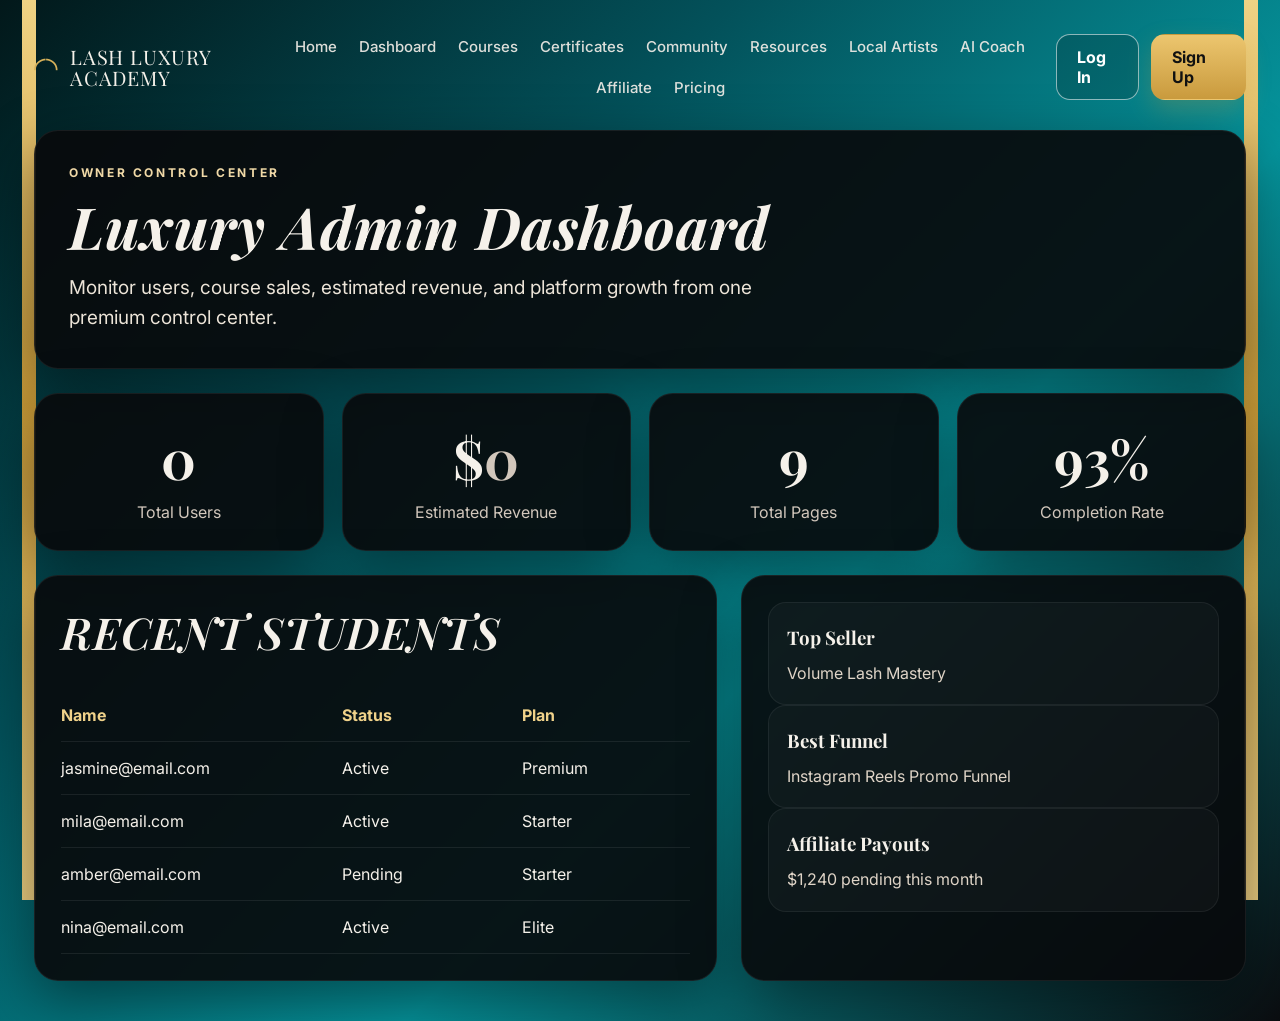
<file: admin.html>
<!DOCTYPE html>
<html lang="en">
<head>
  <meta charset="UTF-8" />
  <meta name="viewport" content="width=device-width, initial-scale=1.0" />
  <title>Admin Dashboard • Lash Luxury Academy</title>
  <link rel="preconnect" href="https://fonts.googleapis.com">
  <link rel="preconnect" href="https://fonts.gstatic.com" crossorigin>
  <link href="https://fonts.googleapis.com/css2?family=Playfair+Display:wght@600;700;800&family=Inter:wght@400;500;600;700&display=swap" rel="stylesheet">
  <link rel="stylesheet" href="assets/style.css" />
</head>
<body onload="loadAdmin()">
  <div class="site-shell">
    <div id="global-nav"></div>

    <section class="page-hero luxury-panel compact-hero">
      <div>
        <p class="eyebrow">OWNER CONTROL CENTER</p>
        <h1 class="page-title">Luxury Admin Dashboard</h1>
        <p class="page-sub">
          Monitor users, course sales, estimated revenue, and platform growth from one premium control center.
        </p>
      </div>
    </section>

    <section class="admin-stats-grid">
      <div class="stat-box luxury-panel">
        <strong id="users">0</strong>
        <span>Total Users</span>
      </div>
      <div class="stat-box luxury-panel">
        <strong>$<span id="revenue">0</span></strong>
        <span>Estimated Revenue</span>
      </div>
      <div class="stat-box luxury-panel">
        <strong>9</strong>
        <span>Total Pages</span>
      </div>
      <div class="stat-box luxury-panel">
        <strong>93%</strong>
        <span>Completion Rate</span>
      </div>
    </section>

    <section class="admin-grid">
      <div class="luxury-panel admin-table-card">
        <div class="section-head">
          <h2>RECENT STUDENTS</h2>
        </div>
        <div class="luxury-table">
          <div class="table-row table-head">
            <span>Name</span>
            <span>Status</span>
            <span>Plan</span>
          </div>
          <div class="table-row">
            <span>jasmine@email.com</span>
            <span>Active</span>
            <span>Premium</span>
          </div>
          <div class="table-row">
            <span>mila@email.com</span>
            <span>Active</span>
            <span>Starter</span>
          </div>
          <div class="table-row">
            <span>amber@email.com</span>
            <span>Pending</span>
            <span>Starter</span>
          </div>
          <div class="table-row">
            <span>nina@email.com</span>
            <span>Active</span>
            <span>Elite</span>
          </div>
        </div>
      </div>

      <div class="luxury-panel admin-side-stack">
        <div class="side-metric">
          <h3>Top Seller</h3>
          <p>Volume Lash Mastery</p>
        </div>
        <div class="side-metric">
          <h3>Best Funnel</h3>
          <p>Instagram Reels Promo Funnel</p>
        </div>
        <div class="side-metric">
          <h3>Affiliate Payouts</h3>
          <p>$1,240 pending this month</p>
        </div>
      </div>
    </section>
  </div>

  <script src="assets/config.js"></script>
  <script src="assets/common.js"></script>
  <script src="assets/api.js"></script>
  <script>
    async function loadAdmin(){
      try{
        const res = await api("admin");
        document.getElementById("users").textContent = res.users ?? 0;
        document.getElementById("revenue").textContent = res.revenue ?? 0;
      }catch(e){
        document.getElementById("users").textContent = "0";
        document.getElementById("revenue").textContent = "0";
      }
    }
  </script>
</body>
</html>
</file>
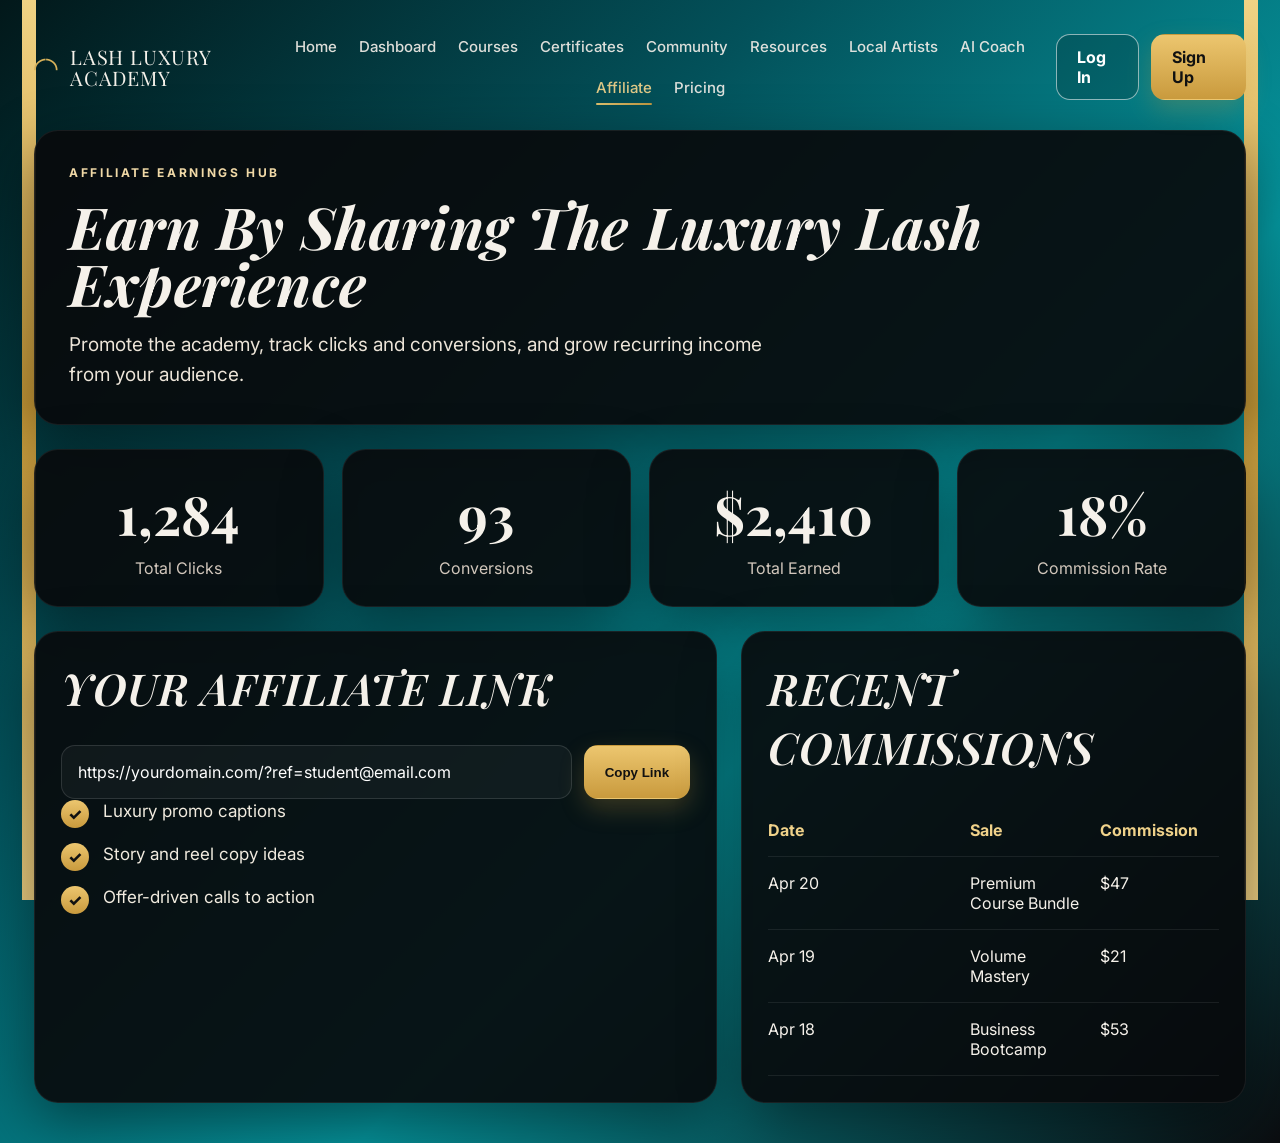
<file: affiliate.html>
<!DOCTYPE html>
<html lang="en">
<head>
  <meta charset="UTF-8" />
  <meta name="viewport" content="width=device-width, initial-scale=1.0" />
  <title>Affiliate Center • Lash Luxury Academy</title>
  <link rel="preconnect" href="https://fonts.googleapis.com">
  <link rel="preconnect" href="https://fonts.gstatic.com" crossorigin>
  <link href="https://fonts.googleapis.com/css2?family=Playfair+Display:wght@600;700;800&family=Inter:wght@400;500;600;700&display=swap" rel="stylesheet">
  <link rel="stylesheet" href="assets/style.css" />
</head>
<body>
  <div class="site-shell">
    <div id="global-nav"></div>

    <section class="page-hero luxury-panel compact-hero">
      <div>
        <p class="eyebrow">AFFILIATE EARNINGS HUB</p>
        <h1 class="page-title">Earn By Sharing The Luxury Lash Experience</h1>
        <p class="page-sub">
          Promote the academy, track clicks and conversions, and grow recurring income from your audience.
        </p>
      </div>
    </section>

    <section class="admin-stats-grid">
      <div class="stat-box luxury-panel">
        <strong>1,284</strong>
        <span>Total Clicks</span>
      </div>
      <div class="stat-box luxury-panel">
        <strong>93</strong>
        <span>Conversions</span>
      </div>
      <div class="stat-box luxury-panel">
        <strong>$2,410</strong>
        <span>Total Earned</span>
      </div>
      <div class="stat-box luxury-panel">
        <strong>18%</strong>
        <span>Commission Rate</span>
      </div>
    </section>

    <section class="admin-grid">
      <div class="luxury-panel admin-table-card">
        <div class="section-head">
          <h2>YOUR AFFILIATE LINK</h2>
        </div>
        <div class="affiliate-link-box">
          <input id="refLink" value="https://yourdomain.com/?ref=student@email.com" readonly>
          <button class="btn btn-gold" type="button" onclick="copyAffiliate()">Copy Link</button>
        </div>
        <div class="affiliate-assets">
          <div class="mini-feature"><span>✓</span><p>Luxury promo captions</p></div>
          <div class="mini-feature"><span>✓</span><p>Story and reel copy ideas</p></div>
          <div class="mini-feature"><span>✓</span><p>Offer-driven calls to action</p></div>
        </div>
      </div>

      <div class="luxury-panel admin-table-card">
        <div class="section-head">
          <h2>RECENT COMMISSIONS</h2>
        </div>
        <div class="luxury-table">
          <div class="table-row table-head">
            <span>Date</span>
            <span>Sale</span>
            <span>Commission</span>
          </div>
          <div class="table-row">
            <span>Apr 20</span>
            <span>Premium Course Bundle</span>
            <span>$47</span>
          </div>
          <div class="table-row">
            <span>Apr 19</span>
            <span>Volume Mastery</span>
            <span>$21</span>
          </div>
          <div class="table-row">
            <span>Apr 18</span>
            <span>Business Bootcamp</span>
            <span>$53</span>
          </div>
        </div>
      </div>
    </section>
  </div>

  <script src="assets/config.js"></script>
  <script src="assets/common.js"></script>
  <script>
    function copyAffiliate(){
      const input = document.getElementById("refLink");
      input.select();
      input.setSelectionRange(0, 99999);
      document.execCommand("copy");
    }
  </script>
</body>
</html>
</file>
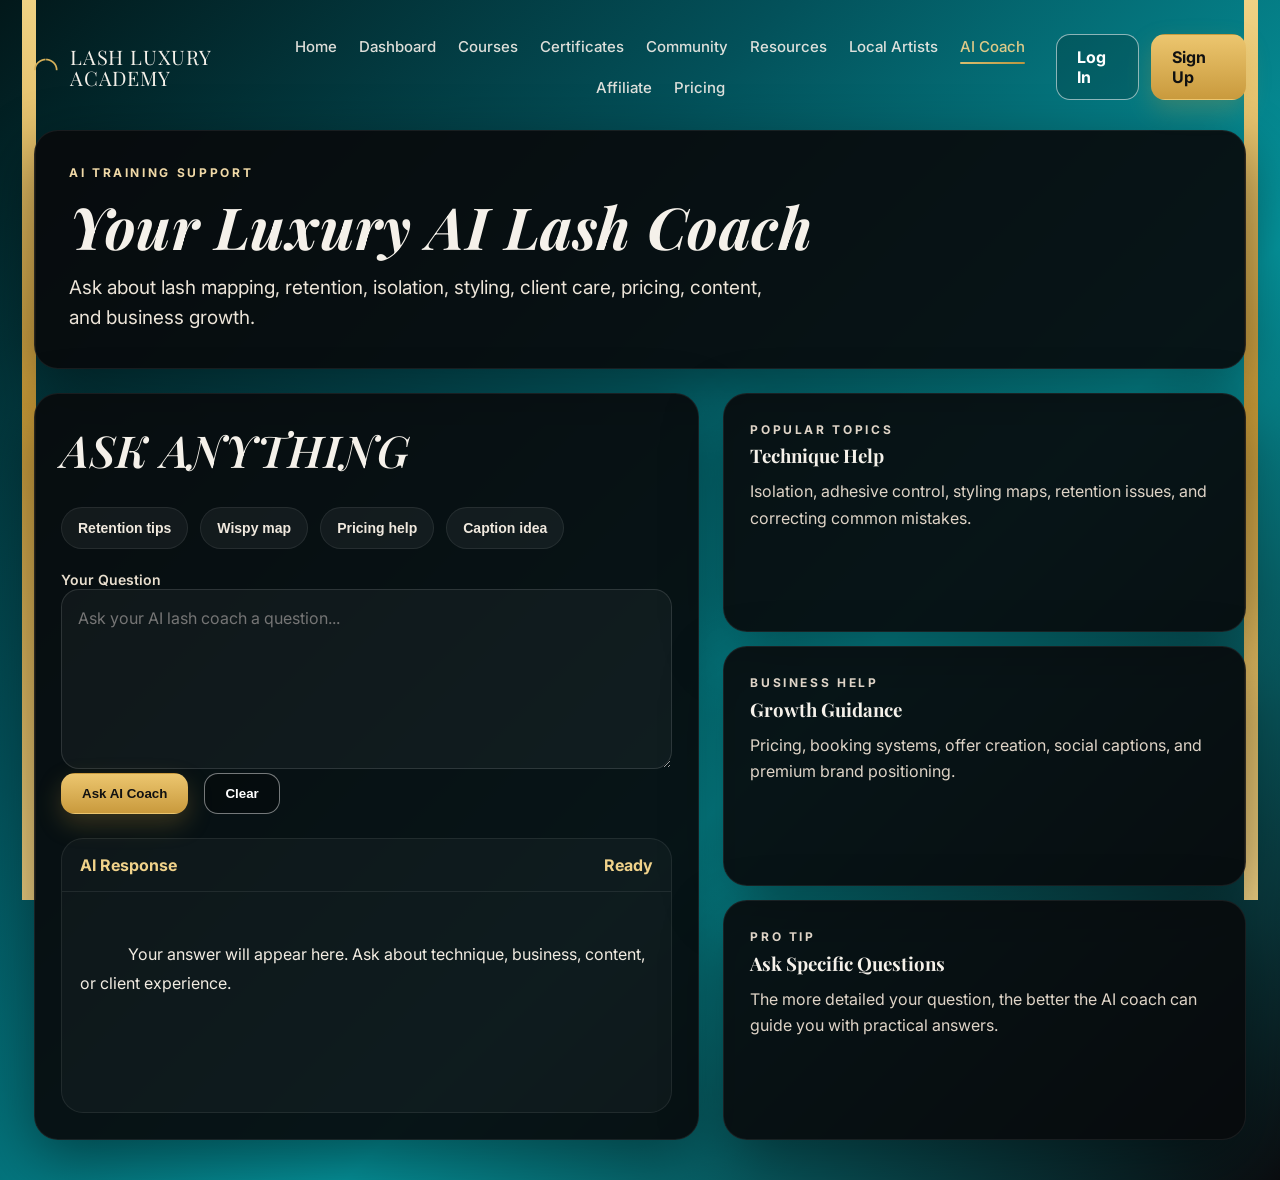
<file: ai-assistant.html>
<!DOCTYPE html>
<html lang="en">
<head>
  <meta charset="UTF-8" />
  <meta name="viewport" content="width=device-width, initial-scale=1.0" />
  <title>AI Lash Coach • Lash Luxury Academy</title>
  <link rel="preconnect" href="https://fonts.googleapis.com">
  <link rel="preconnect" href="https://fonts.gstatic.com" crossorigin>
  <link href="https://fonts.googleapis.com/css2?family=Playfair+Display:wght@600;700;800&family=Inter:wght@400;500;600;700&display=swap" rel="stylesheet">
  <link rel="stylesheet" href="assets/style.css" />
</head>
<body>
  <div class="site-shell">
    <div id="global-nav"></div>

    <section class="page-hero luxury-panel compact-hero">
      <div>
        <p class="eyebrow">AI TRAINING SUPPORT</p>
        <h1 class="page-title">Your Luxury AI Lash Coach</h1>
        <p class="page-sub">
          Ask about lash mapping, retention, isolation, styling, client care, pricing, content, and business growth.
        </p>
      </div>
    </section>

    <section class="ai-grid">
      <div class="luxury-panel ai-main-panel">
        <div class="section-head">
          <h2>ASK ANYTHING</h2>
        </div>

        <div class="ai-suggestion-row">
          <button class="chip-btn" onclick="setPrompt('How do I improve lash retention for oily clients?')">Retention tips</button>
          <button class="chip-btn" onclick="setPrompt('Give me a wispy lash map for almond eyes.')">Wispy map</button>
          <button class="chip-btn" onclick="setPrompt('How should I price my full sets and fills?')">Pricing help</button>
          <button class="chip-btn" onclick="setPrompt('Create an Instagram caption for my luxury lash brand.')">Caption idea</button>
        </div>

        <div class="ai-input-wrap">
          <label for="aiInput">Your Question</label>
          <textarea id="aiInput" placeholder="Ask your AI lash coach a question..."></textarea>
          <div class="hero-actions">
            <button class="btn btn-gold" onclick="runAI()">Ask AI Coach</button>
            <button class="btn btn-dark" onclick="clearAI()">Clear</button>
          </div>
        </div>

        <div class="ai-response-wrap">
          <div class="ai-response-head">
            <span>AI Response</span>
            <span id="aiStatus">Ready</span>
          </div>
          <div id="aiOutput" class="ai-output">
            Your answer will appear here. Ask about technique, business, content, or client experience.
          </div>
        </div>
      </div>

      <aside class="ai-side-stack">
        <div class="luxury-panel side-panel-block">
          <p class="eyebrow">POPULAR TOPICS</p>
          <h3>Technique Help</h3>
          <p>Isolation, adhesive control, styling maps, retention issues, and correcting common mistakes.</p>
        </div>

        <div class="luxury-panel side-panel-block">
          <p class="eyebrow">BUSINESS HELP</p>
          <h3>Growth Guidance</h3>
          <p>Pricing, booking systems, offer creation, social captions, and premium brand positioning.</p>
        </div>

        <div class="luxury-panel side-panel-block">
          <p class="eyebrow">PRO TIP</p>
          <h3>Ask Specific Questions</h3>
          <p>The more detailed your question, the better the AI coach can guide you with practical answers.</p>
        </div>
      </aside>
    </section>
  </div>

  <script src="assets/config.js"></script>
  <script src="assets/common.js"></script>
  <script src="assets/ai.js"></script>
</body>
</html>
</file>
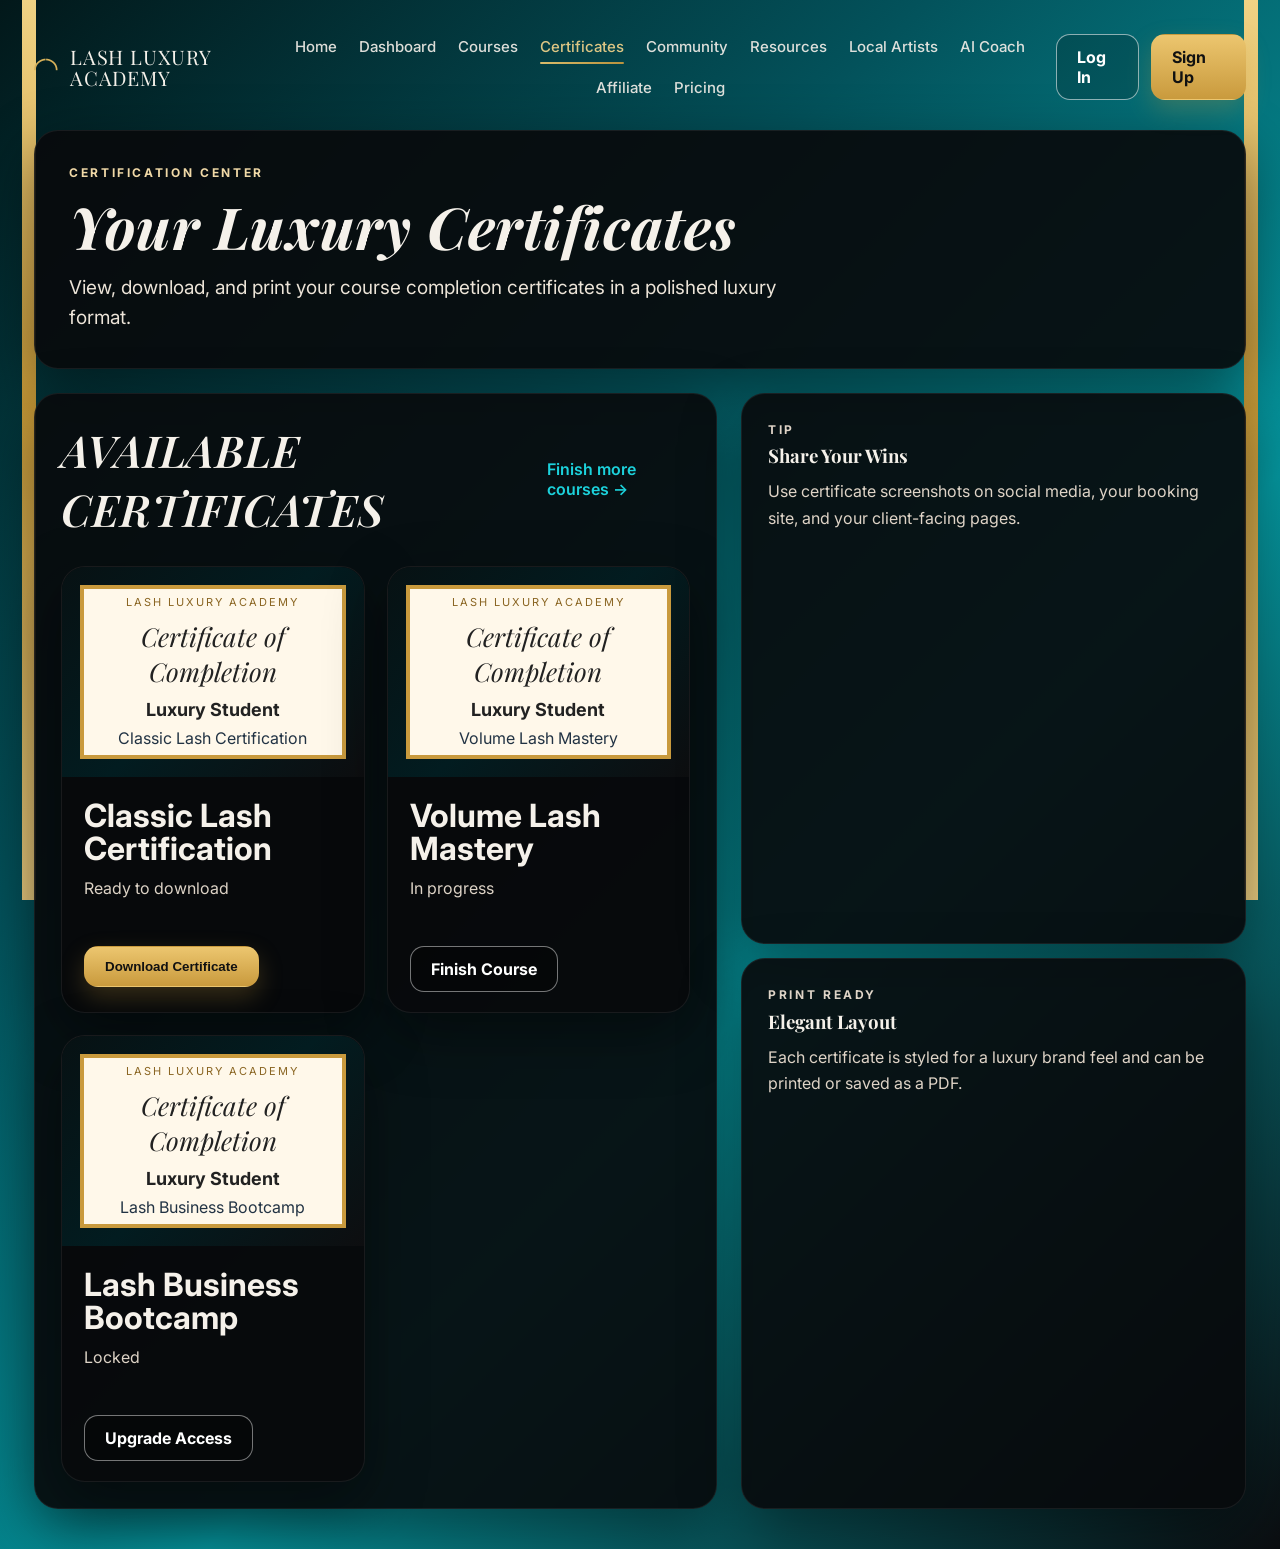
<file: certificates.html>
<!DOCTYPE html>
<html lang="en">
<head>
  <meta charset="UTF-8" />
  <meta name="viewport" content="width=device-width, initial-scale=1.0" />
  <title>Certificates • Lash Luxury Academy</title>
  <link rel="preconnect" href="https://fonts.googleapis.com">
  <link rel="preconnect" href="https://fonts.gstatic.com" crossorigin>
  <link href="https://fonts.googleapis.com/css2?family=Playfair+Display:wght@600;700;800&family=Inter:wght@400;500;600;700&display=swap" rel="stylesheet">
  <link rel="stylesheet" href="assets/style.css" />
</head>
<body onload="loadCertificates()">
  <div class="site-shell">
    <div id="global-nav"></div>

    <section class="page-hero luxury-panel compact-hero">
      <div>
        <p class="eyebrow">CERTIFICATION CENTER</p>
        <h1 class="page-title">Your Luxury Certificates</h1>
        <p class="page-sub">
          View, download, and print your course completion certificates in a polished luxury format.
        </p>
      </div>
    </section>

    <section class="dashboard-grid">
      <div class="luxury-panel dashboard-main-panel">
        <div class="section-head">
          <h2>AVAILABLE CERTIFICATES</h2>
          <a href="courses.html">Finish more courses →</a>
        </div>
        <div id="certificateGrid" class="course-grid course-grid-2"></div>
      </div>

      <aside class="dashboard-side-stack">
        <div class="luxury-panel side-panel-block">
          <p class="eyebrow">TIP</p>
          <h3>Share Your Wins</h3>
          <p>Use certificate screenshots on social media, your booking site, and your client-facing pages.</p>
        </div>
        <div class="luxury-panel side-panel-block">
          <p class="eyebrow">PRINT READY</p>
          <h3>Elegant Layout</h3>
          <p>Each certificate is styled for a luxury brand feel and can be printed or saved as a PDF.</p>
        </div>
      </aside>
    </section>
  </div>

  <script src="assets/config.js"></script>
  <script src="assets/common.js"></script>
  <script src="assets/certificates.js"></script>
</body>
</html>
</file>
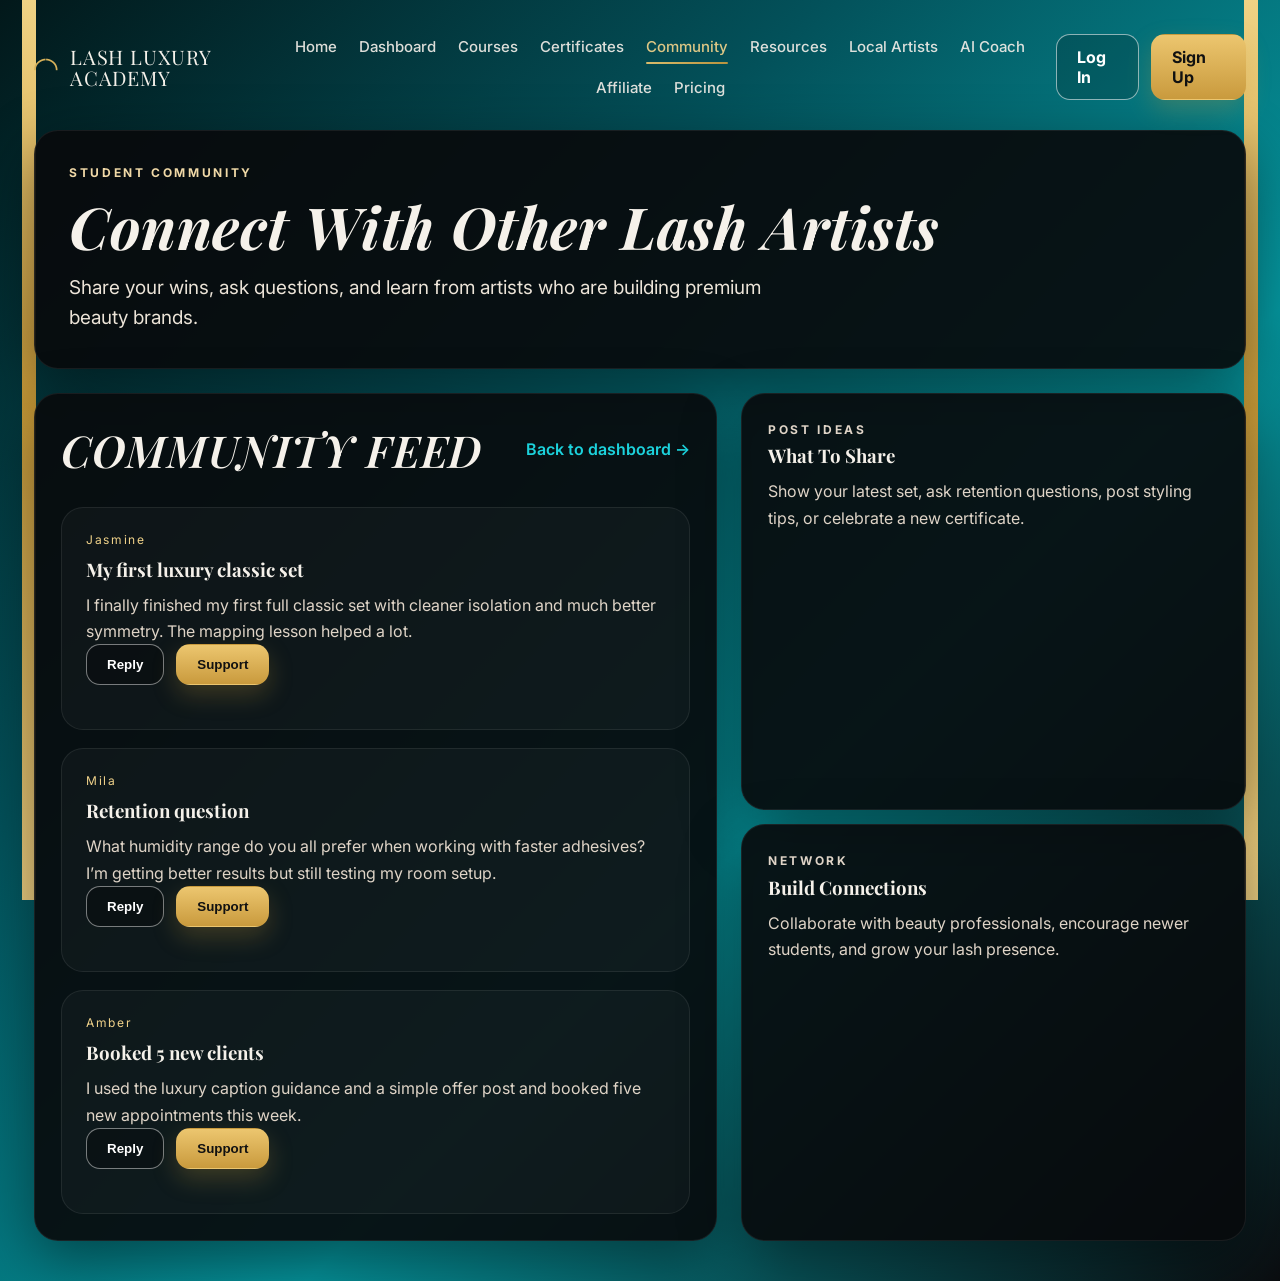
<file: community.html>
<!DOCTYPE html>
<html lang="en">
<head>
  <meta charset="UTF-8" />
  <meta name="viewport" content="width=device-width, initial-scale=1.0" />
  <title>Community • Lash Luxury Academy</title>
  <link rel="preconnect" href="https://fonts.googleapis.com">
  <link rel="preconnect" href="https://fonts.gstatic.com" crossorigin>
  <link href="https://fonts.googleapis.com/css2?family=Playfair+Display:wght@600;700;800&family=Inter:wght@400;500;600;700&display=swap" rel="stylesheet">
  <link rel="stylesheet" href="assets/style.css" />
</head>
<body onload="loadCommunityPosts()">
  <div class="site-shell">
    <div id="global-nav"></div>

    <section class="page-hero luxury-panel compact-hero">
      <div>
        <p class="eyebrow">STUDENT COMMUNITY</p>
        <h1 class="page-title">Connect With Other Lash Artists</h1>
        <p class="page-sub">
          Share your wins, ask questions, and learn from artists who are building premium beauty brands.
        </p>
      </div>
    </section>

    <section class="dashboard-grid">
      <div class="luxury-panel dashboard-main-panel">
        <div class="section-head">
          <h2>COMMUNITY FEED</h2>
          <a href="dashboard.html">Back to dashboard →</a>
        </div>
        <div id="communityFeed" class="feed-list"></div>
      </div>

      <aside class="dashboard-side-stack">
        <div class="luxury-panel side-panel-block">
          <p class="eyebrow">POST IDEAS</p>
          <h3>What To Share</h3>
          <p>Show your latest set, ask retention questions, post styling tips, or celebrate a new certificate.</p>
        </div>
        <div class="luxury-panel side-panel-block">
          <p class="eyebrow">NETWORK</p>
          <h3>Build Connections</h3>
          <p>Collaborate with beauty professionals, encourage newer students, and grow your lash presence.</p>
        </div>
      </aside>
    </section>
  </div>

  <script src="assets/config.js"></script>
  <script src="assets/common.js"></script>
  <script src="assets/community.js"></script>
</body>
</html>
</file>
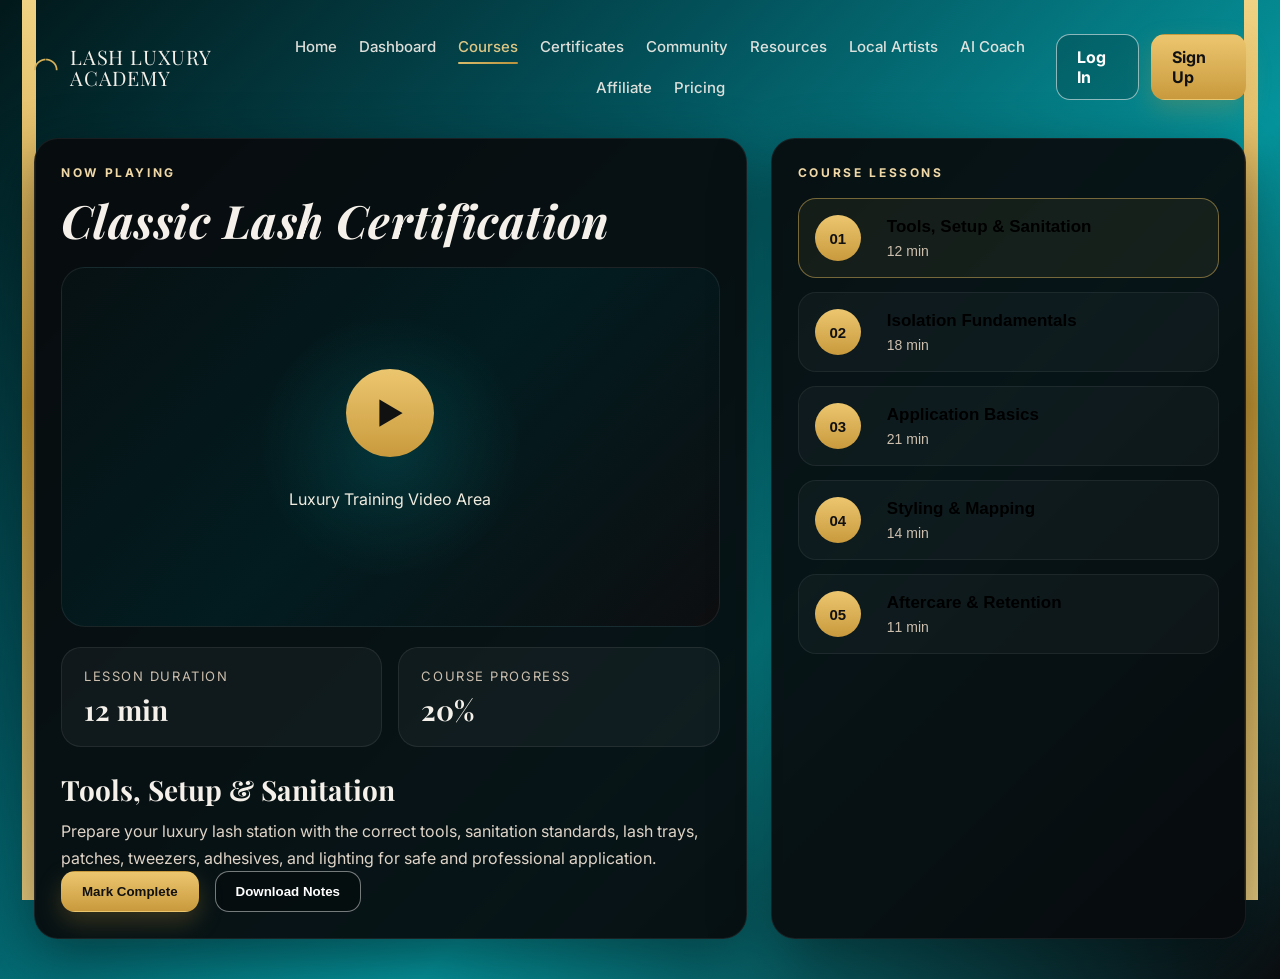
<file: course-player.html>
<!DOCTYPE html>
<html lang="en">
<head>
  <meta charset="UTF-8" />
  <meta name="viewport" content="width=device-width, initial-scale=1.0" />
  <title>Course Player • Lash Luxury Academy</title>
  <link rel="preconnect" href="https://fonts.googleapis.com">
  <link rel="preconnect" href="https://fonts.gstatic.com" crossorigin>
  <link href="https://fonts.googleapis.com/css2?family=Playfair+Display:wght@600;700;800&family=Inter:wght@400;500;600;700&display=swap" rel="stylesheet">
  <link rel="stylesheet" href="assets/style.css" />
</head>
<body onload="renderCoursePlayer()">
  <div class="site-shell">
    <div id="global-nav"></div>

    <section class="player-grid">
      <div class="player-main luxury-panel">
        <p class="eyebrow">NOW PLAYING</p>
        <h1 class="page-title smaller-title" id="playerCourseTitle">Classic Lash Certification</h1>

        <div class="video-shell">
          <div class="video-placeholder">
            <div class="play-badge">▶</div>
            <p>Luxury Training Video Area</p>
          </div>
        </div>

        <div class="player-stats-row">
          <div class="dashboard-mini-card">
            <span>Lesson Duration</span>
            <strong id="lessonDuration">12 min</strong>
          </div>
          <div class="dashboard-mini-card">
            <span>Course Progress</span>
            <strong id="lessonProgress">20%</strong>
          </div>
        </div>

        <div class="player-details">
          <h3 id="lessonTitle">Lesson 1: Tools, Setup & Sanitation</h3>
          <p id="lessonBody">
            Learn workstation setup, sanitation, lash tools, adhesives, patch placement, and premium prep before application.
          </p>
        </div>

        <div class="hero-actions">
          <button class="btn btn-gold" onclick="markLessonComplete()">Mark Complete</button>
          <button class="btn btn-dark" onclick="downloadLessonNotes()">Download Notes</button>
        </div>
      </div>

      <aside class="player-sidebar luxury-panel">
        <p class="eyebrow">COURSE LESSONS</p>
        <div class="lesson-list" id="lessonList"></div>
      </aside>
    </section>
  </div>

  <script src="assets/config.js"></script>
  <script src="assets/common.js"></script>
  <script src="assets/course-data.js"></script>
  <script src="assets/course-player.js"></script>
</body>
</html>
</file>
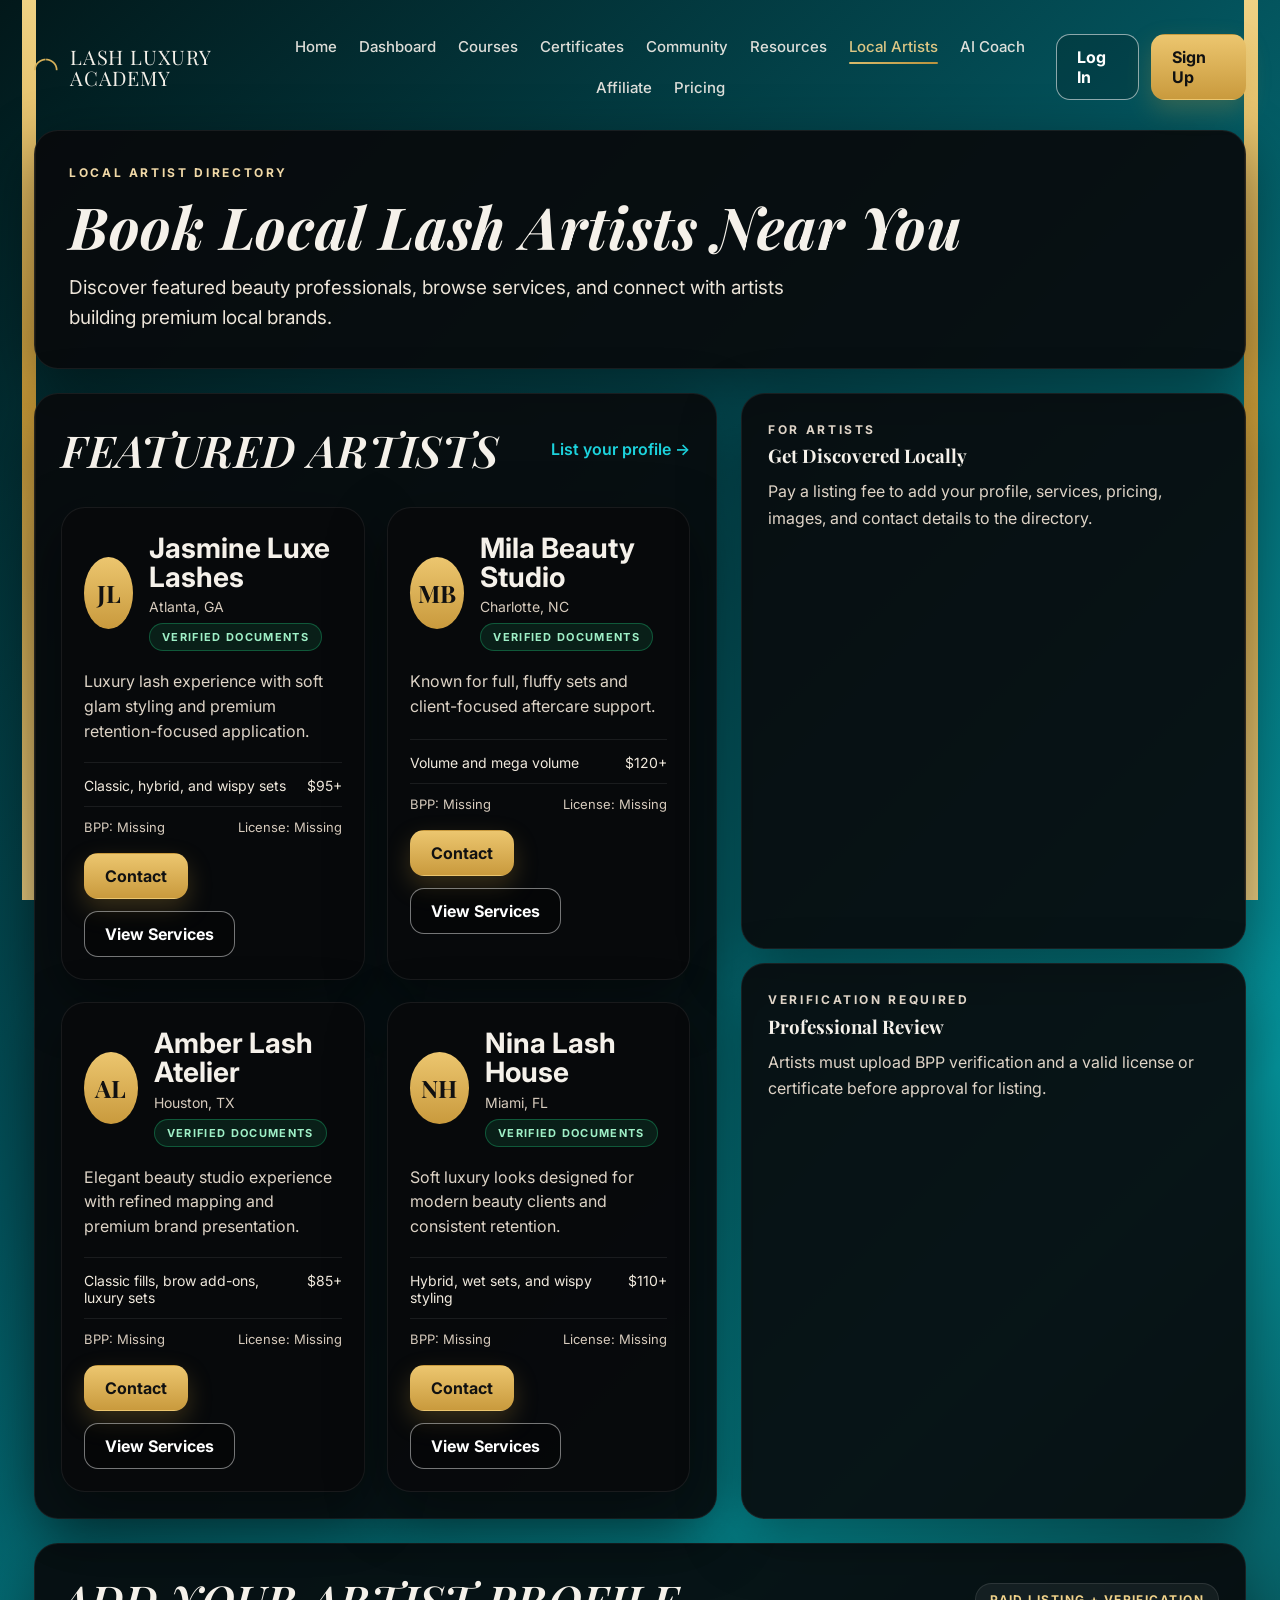
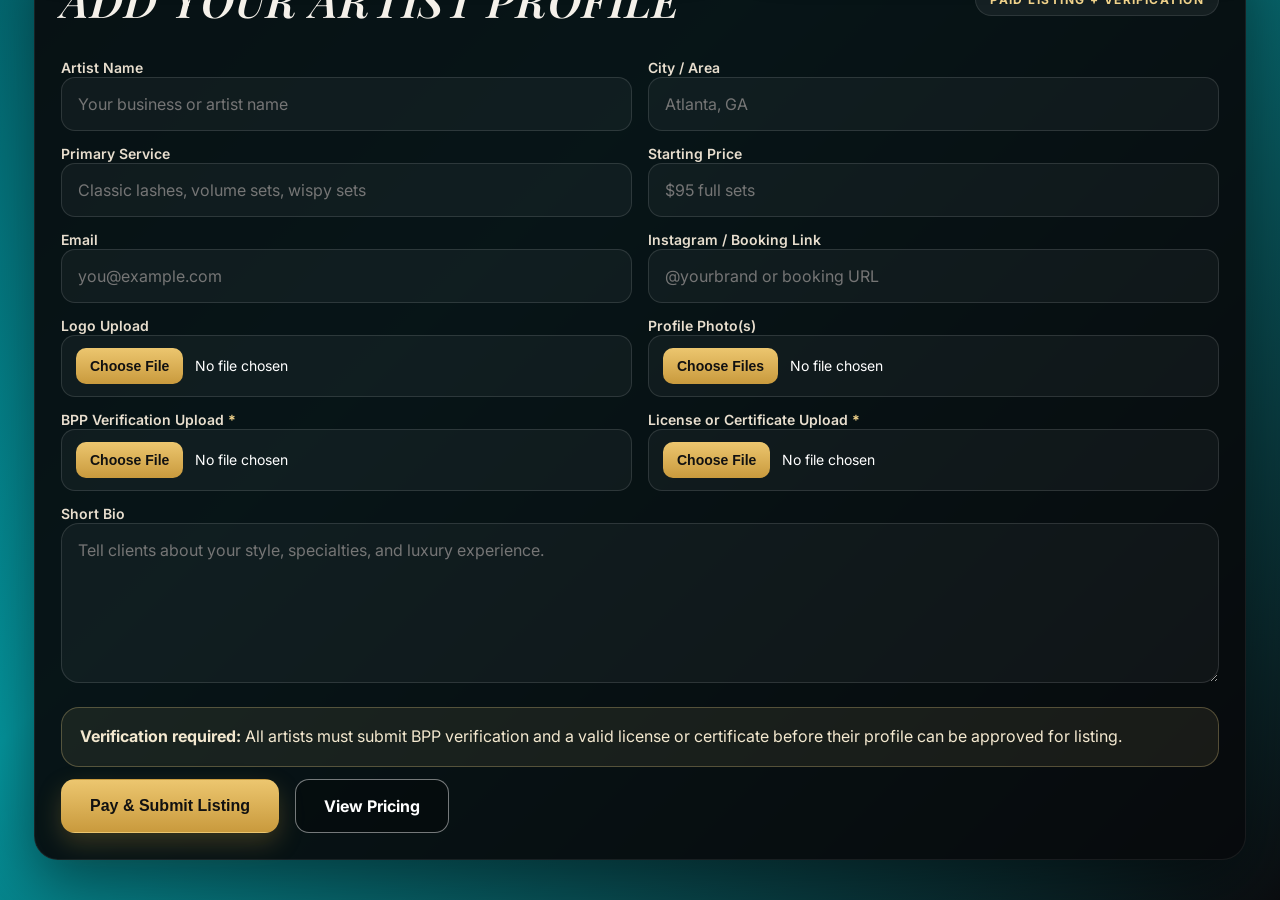
<file: local-artists.html>
<!DOCTYPE html>
<html lang="en">
<head>
  <meta charset="UTF-8" />
  <meta name="viewport" content="width=device-width, initial-scale=1.0" />
  <title>Local Artists • Lash Luxury Academy</title>
  <link rel="preconnect" href="https://fonts.googleapis.com">
  <link rel="preconnect" href="https://fonts.gstatic.com" crossorigin>
  <link href="https://fonts.googleapis.com/css2?family=Playfair+Display:wght@600;700;800&family=Inter:wght@400;500;600;700&display=swap" rel="stylesheet">
  <link rel="stylesheet" href="assets/style.css" />
</head>
<body onload="loadArtistProfiles()">
  <div class="site-shell">
    <div id="global-nav"></div>

    <section class="page-hero luxury-panel compact-hero">
      <div>
        <p class="eyebrow">LOCAL ARTIST DIRECTORY</p>
        <h1 class="page-title">Book Local Lash Artists Near You</h1>
        <p class="page-sub">
          Discover featured beauty professionals, browse services, and connect with artists building premium local brands.
        </p>
      </div>
    </section>

    <section class="dashboard-grid">
      <div class="luxury-panel dashboard-main-panel">
        <div class="section-head">
          <h2>FEATURED ARTISTS</h2>
          <a href="#artist-signup">List your profile →</a>
        </div>
        <div id="artistDirectoryGrid" class="course-grid course-grid-2"></div>
      </div>

      <aside class="dashboard-side-stack">
        <div class="luxury-panel side-panel-block">
          <p class="eyebrow">FOR ARTISTS</p>
          <h3>Get Discovered Locally</h3>
          <p>Pay a listing fee to add your profile, services, pricing, images, and contact details to the directory.</p>
        </div>
        <div class="luxury-panel side-panel-block">
          <p class="eyebrow">VERIFICATION REQUIRED</p>
          <h3>Professional Review</h3>
          <p>Artists must upload BPP verification and a valid license or certificate before approval for listing.</p>
        </div>
      </aside>
    </section>

    <section id="artist-signup" class="luxury-panel signup-panel">
      <div class="section-head">
        <h2>ADD YOUR ARTIST PROFILE</h2>
        <span class="muted-badge">Paid Listing + Verification</span>
      </div>

      <form id="artistListingForm" class="luxury-form artist-form" onsubmit="event.preventDefault(); payArtistListing();">
        <div class="form-two">
          <div>
            <label>Artist Name</label>
            <input id="artistName" type="text" placeholder="Your business or artist name" required>
          </div>
          <div>
            <label>City / Area</label>
            <input id="artistCity" type="text" placeholder="Atlanta, GA" required>
          </div>
        </div>

        <div class="form-two">
          <div>
            <label>Primary Service</label>
            <input id="artistService" type="text" placeholder="Classic lashes, volume sets, wispy sets" required>
          </div>
          <div>
            <label>Starting Price</label>
            <input id="artistPrice" type="text" placeholder="$95 full sets">
          </div>
        </div>

        <div class="form-two">
          <div>
            <label>Email</label>
            <input id="artistEmail" type="email" placeholder="you@example.com" required>
          </div>
          <div>
            <label>Instagram / Booking Link</label>
            <input id="artistInstagram" type="text" placeholder="@yourbrand or booking URL">
          </div>
        </div>

        <div class="form-two">
          <div>
            <label>Logo Upload</label>
            <input id="artistLogo" type="file" accept="image/*">
          </div>
          <div>
            <label>Profile Photo(s)</label>
            <input id="artistPhotos" type="file" accept="image/*" multiple>
          </div>
        </div>

        <div class="form-two">
          <div>
            <label>BPP Verification Upload <span class="required-note">*</span></label>
            <input id="artistBppVerification" type="file" accept=".pdf,image/*" required>
          </div>
          <div>
            <label>License or Certificate Upload <span class="required-note">*</span></label>
            <input id="artistLicense" type="file" accept=".pdf,image/*" required>
          </div>
        </div>

        <div>
          <label>Short Bio</label>
          <textarea id="artistBio" placeholder="Tell clients about your style, specialties, and luxury experience."></textarea>
        </div>

        <div class="verification-banner">
          <strong>Verification required:</strong>
          All artists must submit BPP verification and a valid license or certificate before their profile can be approved for listing.
        </div>

        <div class="hero-actions">
          <button class="btn btn-gold btn-lg" type="submit">Pay & Submit Listing</button>
          <a class="btn btn-dark btn-lg" href="pricing.html">View Pricing</a>
        </div>
      </form>
    </section>
  </div>

  <script src="assets/config.js"></script>
  <script src="assets/common.js"></script>
  <script src="assets/local-artists.js"></script>
  <script src="assets/stripe.js"></script>
</body>
</html>
</file>
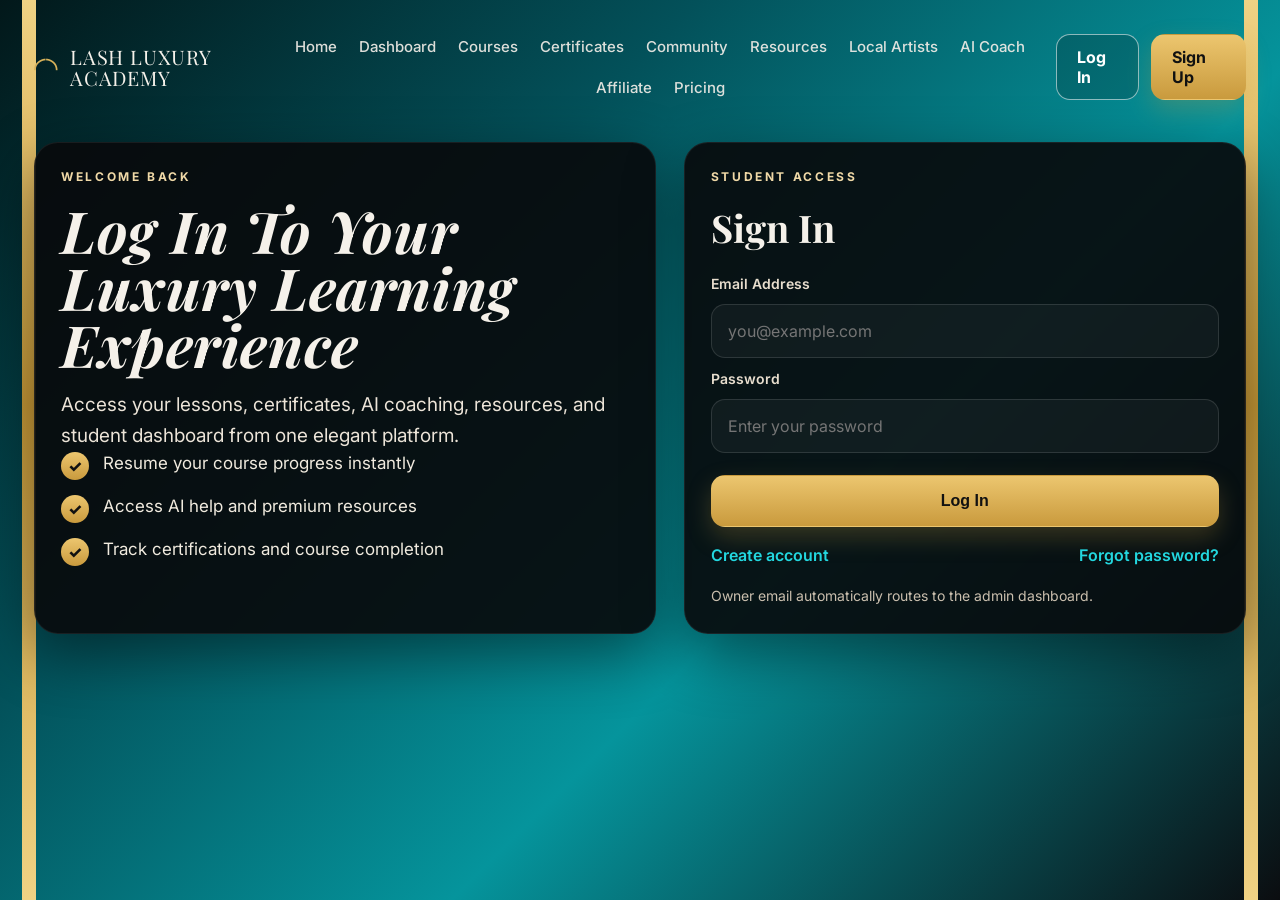
<file: login.html>
<!DOCTYPE html>
<html lang="en">
<head>
  <meta charset="UTF-8" />
  <meta name="viewport" content="width=device-width, initial-scale=1.0" />
  <title>Login • Lash Luxury Academy</title>
  <link rel="preconnect" href="https://fonts.googleapis.com">
  <link rel="preconnect" href="https://fonts.gstatic.com" crossorigin>
  <link href="https://fonts.googleapis.com/css2?family=Playfair+Display:wght@600;700;800&family=Inter:wght@400;500;600;700&display=swap" rel="stylesheet">
  <link rel="stylesheet" href="assets/style.css" />
</head>
<body>
  <div class="site-shell auth-shell">
    <div id="global-nav"></div>

    <section class="auth-grid">
      <div class="auth-copy luxury-panel">
        <p class="eyebrow">WELCOME BACK</p>
        <h1 class="auth-title">Log In To Your Luxury Learning Experience</h1>
        <p class="auth-sub">
          Access your lessons, certificates, AI coaching, resources, and student dashboard from one elegant platform.
        </p>

        <div class="auth-feature-list">
          <div class="mini-feature"><span>✓</span><p>Resume your course progress instantly</p></div>
          <div class="mini-feature"><span>✓</span><p>Access AI help and premium resources</p></div>
          <div class="mini-feature"><span>✓</span><p>Track certifications and course completion</p></div>
        </div>
      </div>

      <div class="auth-card luxury-panel">
        <div class="auth-card-header">
          <p class="eyebrow">STUDENT ACCESS</p>
          <h2>Sign In</h2>
        </div>

        <form class="luxury-form" onsubmit="event.preventDefault(); login();">
          <label>Email Address</label>
          <input id="email" type="email" placeholder="you@example.com" required>
          <label>Password</label>
          <input id="password" type="password" placeholder="Enter your password" required>
          <button class="btn btn-gold btn-lg form-btn" type="submit">Log In</button>
        </form>

        <div class="auth-links-row">
          <a href="register.html">Create account</a>
          <a href="#">Forgot password?</a>
        </div>

        <div class="auth-note">Owner email automatically routes to the admin dashboard.</div>
      </div>
    </section>
  </div>

  <script src="assets/config.js"></script>
  <script src="assets/common.js"></script>
  <script src="assets/api.js"></script>
  <script src="assets/auth.js"></script>
</body>
</html>
</file>
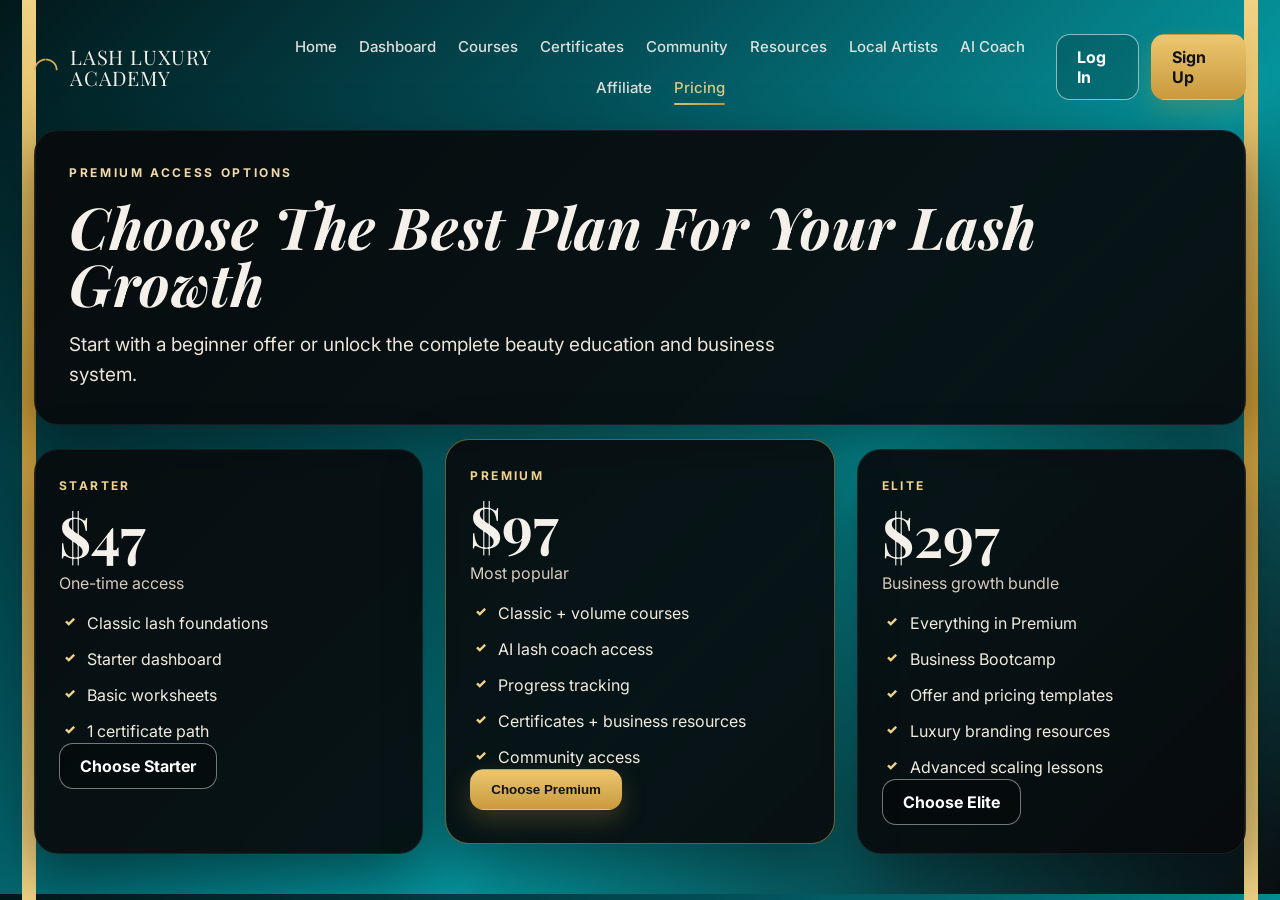
<file: pricing.html>
<!DOCTYPE html>
<html lang="en">
<head>
  <meta charset="UTF-8" />
  <meta name="viewport" content="width=device-width, initial-scale=1.0" />
  <title>Pricing • Lash Luxury Academy</title>
  <link rel="preconnect" href="https://fonts.googleapis.com">
  <link rel="preconnect" href="https://fonts.gstatic.com" crossorigin>
  <link href="https://fonts.googleapis.com/css2?family=Playfair+Display:wght@600;700;800&family=Inter:wght@400;500;600;700&display=swap" rel="stylesheet">
  <link rel="stylesheet" href="assets/style.css" />
</head>
<body>
  <div class="site-shell">
    <div id="global-nav"></div>

    <section class="page-hero luxury-panel compact-hero">
      <div>
        <p class="eyebrow">PREMIUM ACCESS OPTIONS</p>
        <h1 class="page-title">Choose The Best Plan For Your Lash Growth</h1>
        <p class="page-sub">
          Start with a beginner offer or unlock the complete beauty education and business system.
        </p>
      </div>
    </section>

    <section class="pricing-grid">
      <article class="pricing-card luxury-panel">
        <p class="pricing-label">STARTER</p>
        <h3>$47</h3>
        <span class="pricing-sub">One-time access</span>
        <ul class="pricing-list">
          <li>Classic lash foundations</li>
          <li>Starter dashboard</li>
          <li>Basic worksheets</li>
          <li>1 certificate path</li>
        </ul>
        <a class="btn btn-dark pricing-btn" href="#">Choose Starter</a>
      </article>

      <article class="pricing-card luxury-panel featured-pricing">
        <p class="pricing-label">PREMIUM</p>
        <h3>$97</h3>
        <span class="pricing-sub">Most popular</span>
        <ul class="pricing-list">
          <li>Classic + volume courses</li>
          <li>AI lash coach access</li>
          <li>Progress tracking</li>
          <li>Certificates + business resources</li>
          <li>Community access</li>
        </ul>
        <button class="btn btn-gold pricing-btn" onclick="buy()">Choose Premium</button>
      </article>

      <article class="pricing-card luxury-panel">
        <p class="pricing-label">ELITE</p>
        <h3>$297</h3>
        <span class="pricing-sub">Business growth bundle</span>
        <ul class="pricing-list">
          <li>Everything in Premium</li>
          <li>Business Bootcamp</li>
          <li>Offer and pricing templates</li>
          <li>Luxury branding resources</li>
          <li>Advanced scaling lessons</li>
        </ul>
        <a class="btn btn-dark pricing-btn" href="#">Choose Elite</a>
      </article>
    </section>
  </div>

  <script src="assets/config.js"></script>
  <script src="assets/common.js"></script>
  <script src="assets/stripe.js"></script>
</body>
</html>
</file>
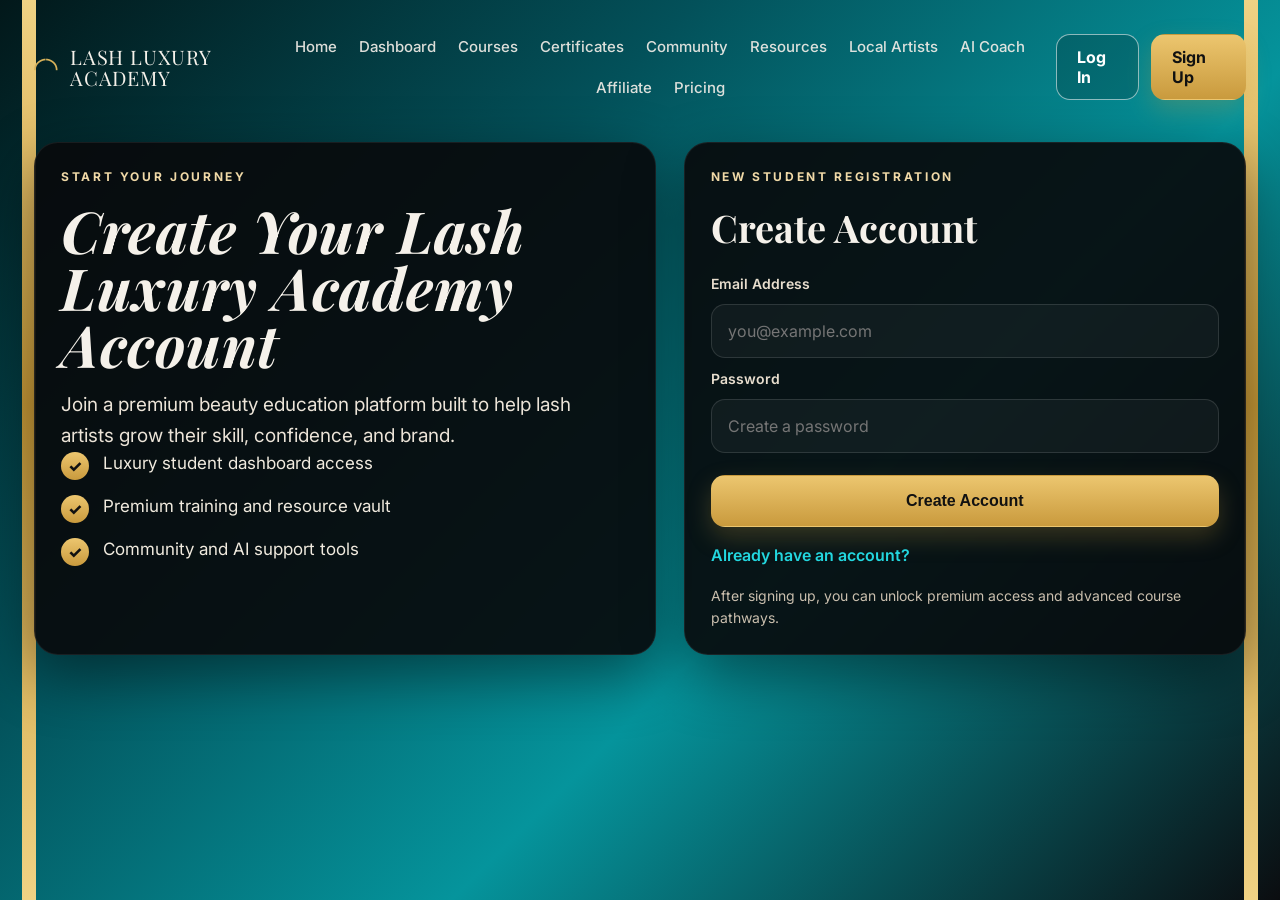
<file: register.html>
<!DOCTYPE html>
<html lang="en">
<head>
  <meta charset="UTF-8" />
  <meta name="viewport" content="width=device-width, initial-scale=1.0" />
  <title>Create Account • Lash Luxury Academy</title>
  <link rel="preconnect" href="https://fonts.googleapis.com">
  <link rel="preconnect" href="https://fonts.gstatic.com" crossorigin>
  <link href="https://fonts.googleapis.com/css2?family=Playfair+Display:wght@600;700;800&family=Inter:wght@400;500;600;700&display=swap" rel="stylesheet">
  <link rel="stylesheet" href="assets/style.css" />
</head>
<body>
  <div class="site-shell auth-shell">
    <div id="global-nav"></div>

    <section class="auth-grid">
      <div class="auth-copy luxury-panel">
        <p class="eyebrow">START YOUR JOURNEY</p>
        <h1 class="auth-title">Create Your Lash Luxury Academy Account</h1>
        <p class="auth-sub">
          Join a premium beauty education platform built to help lash artists grow their skill, confidence, and brand.
        </p>

        <div class="auth-feature-list">
          <div class="mini-feature"><span>✓</span><p>Luxury student dashboard access</p></div>
          <div class="mini-feature"><span>✓</span><p>Premium training and resource vault</p></div>
          <div class="mini-feature"><span>✓</span><p>Community and AI support tools</p></div>
        </div>
      </div>

      <div class="auth-card luxury-panel">
        <div class="auth-card-header">
          <p class="eyebrow">NEW STUDENT REGISTRATION</p>
          <h2>Create Account</h2>
        </div>

        <form class="luxury-form" onsubmit="event.preventDefault(); register();">
          <label>Email Address</label>
          <input id="email" type="email" placeholder="you@example.com" required>
          <label>Password</label>
          <input id="password" type="password" placeholder="Create a password" required>
          <button class="btn btn-gold btn-lg form-btn" type="submit">Create Account</button>
        </form>

        <div class="auth-links-row">
          <a href="login.html">Already have an account?</a>
        </div>

        <div class="auth-note">After signing up, you can unlock premium access and advanced course pathways.</div>
      </div>
    </section>
  </div>

  <script src="assets/config.js"></script>
  <script src="assets/common.js"></script>
  <script src="assets/api.js"></script>
  <script src="assets/auth.js"></script>
</body>
</html>
</file>
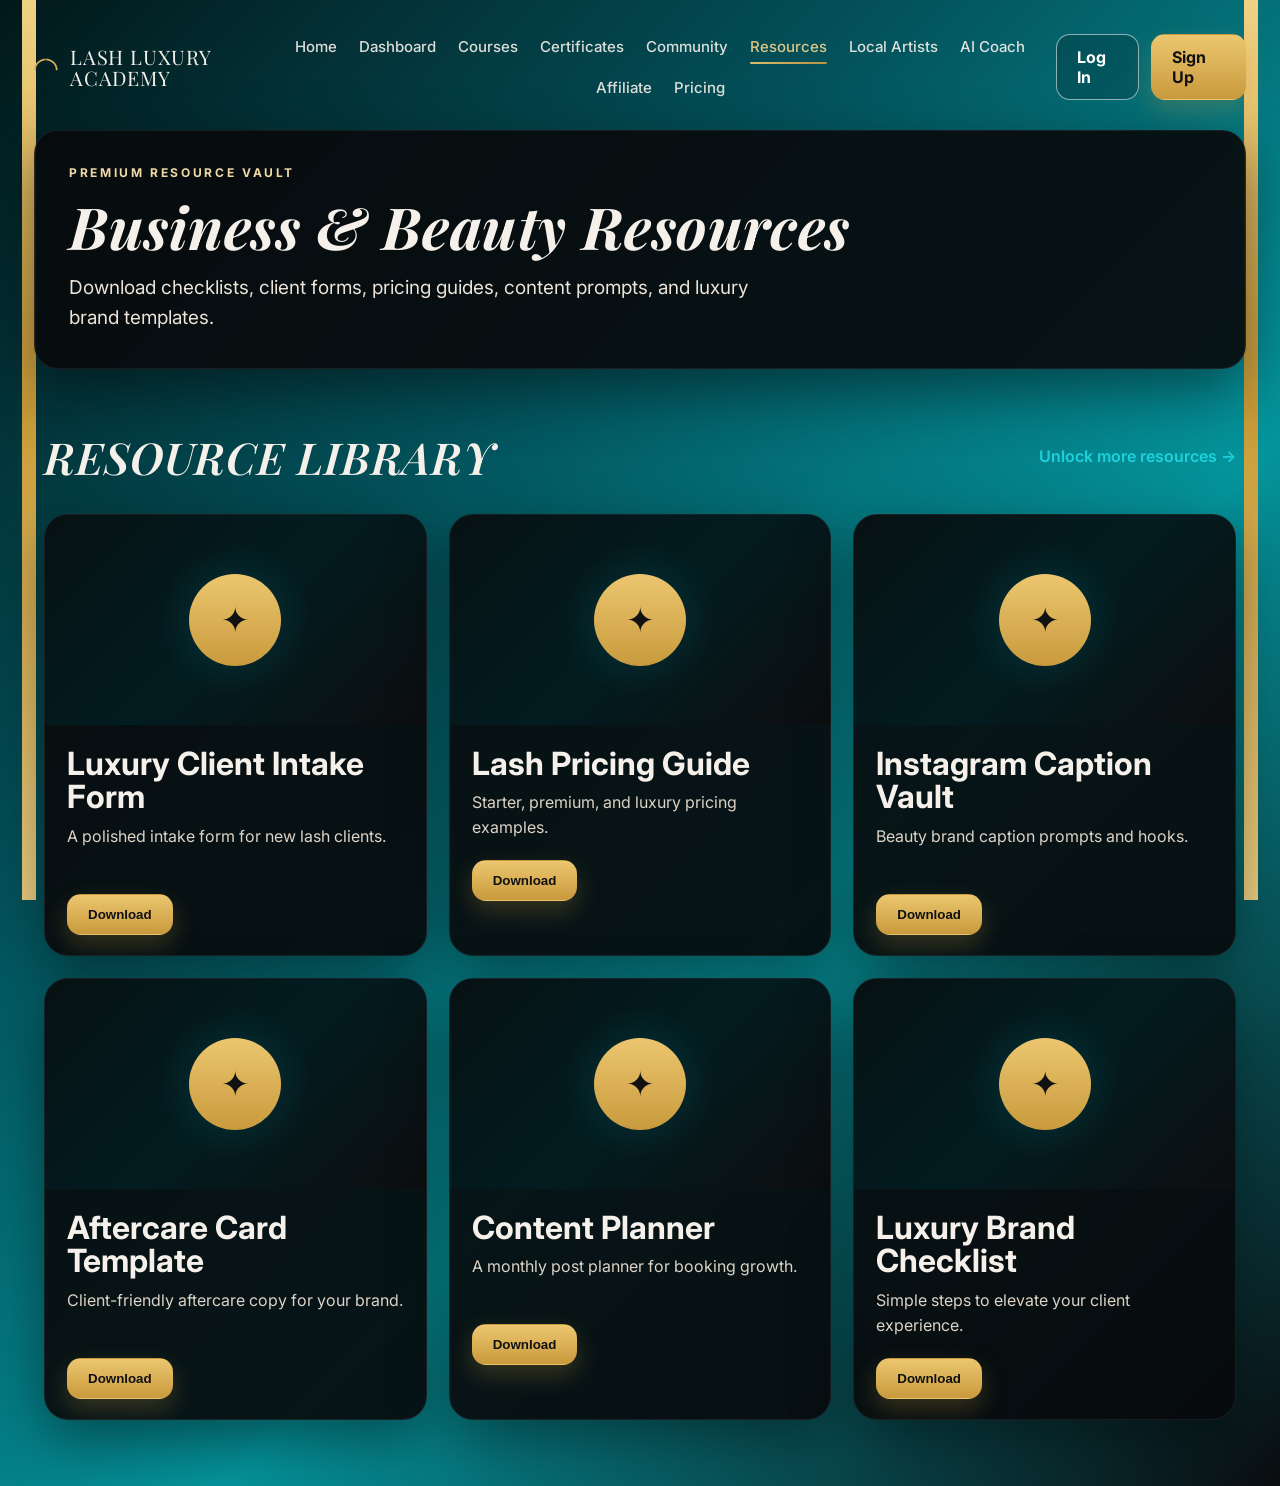
<file: resources.html>
<!DOCTYPE html>
<html lang="en">
<head>
  <meta charset="UTF-8" />
  <meta name="viewport" content="width=device-width, initial-scale=1.0" />
  <title>Resources • Lash Luxury Academy</title>
  <link rel="preconnect" href="https://fonts.googleapis.com">
  <link rel="preconnect" href="https://fonts.gstatic.com" crossorigin>
  <link href="https://fonts.googleapis.com/css2?family=Playfair+Display:wght@600;700;800&family=Inter:wght@400;500;600;700&display=swap" rel="stylesheet">
  <link rel="stylesheet" href="assets/style.css" />
</head>
<body onload="loadResources()">
  <div class="site-shell">
    <div id="global-nav"></div>

    <section class="page-hero luxury-panel compact-hero">
      <div>
        <p class="eyebrow">PREMIUM RESOURCE VAULT</p>
        <h1 class="page-title">Business & Beauty Resources</h1>
        <p class="page-sub">
          Download checklists, client forms, pricing guides, content prompts, and luxury brand templates.
        </p>
      </div>
    </section>

    <section class="courses-section">
      <div class="section-head">
        <h2>RESOURCE LIBRARY</h2>
        <a href="pricing.html">Unlock more resources →</a>
      </div>
      <div id="resourceGrid" class="course-grid"></div>
    </section>
  </div>

  <script src="assets/config.js"></script>
  <script src="assets/common.js"></script>
  <script src="assets/resources.js"></script>
</body>
</html>
</file>
<file: assets/style.css>
:root{
  --bg:#050607;
  --panel:#090b0d;
  --gold:#d7b15a;
  --teal:#069ea8;
  --text:#f5f1ea;
  --muted:#d1c7bb;
  --card-border:rgba(255,255,255,.08);
  --shadow:0 20px 60px rgba(0,0,0,.45);
}
*{box-sizing:border-box;}
html,body{
  margin:0;padding:0;
  background:linear-gradient(135deg,#02181a 0%,#03515a 32%,#05949c 62%,#0b0d10 100%);
  color:var(--text);
  font-family:'Inter',sans-serif;
}
body::before,body::after{
  content:"";position:fixed;top:0;bottom:0;width:14px;z-index:1;
  background:linear-gradient(180deg,#f0d284 0%,#c89a37 45%,#f0d284 100%);
}
body::before{left:22px;} body::after{right:22px;}
a{text-decoration:none;color:inherit;}
img{display:block;width:100%;height:100%;object-fit:cover;}
.site-shell{position:relative;z-index:2;max-width:1280px;margin:0 auto;padding:26px 34px 40px;}

.topbar{display:flex;align-items:center;justify-content:space-between;gap:24px;padding:8px 0 20px;}
.brand-wrap{display:flex;align-items:center;gap:12px;min-width:230px;}
.brand-link{display:flex;align-items:center;gap:12px;color:inherit;}
.brand-icon{color:var(--gold);font-size:30px;line-height:1;}
.brand-text{font-family:'Playfair Display',serif;font-size:20px;line-height:1.05;letter-spacing:.04em;}
.nav-links{display:flex;align-items:center;gap:22px;flex-wrap:wrap;justify-content:center;}
.nav-links a{color:#f0ece6;font-weight:500;font-size:15px;opacity:.92;}
.nav-actions{display:flex;gap:12px;min-width:190px;justify-content:flex-end;}

.btn{display:inline-flex;align-items:center;justify-content:center;border-radius:14px;padding:12px 20px;font-weight:700;transition:.2s ease;border:1px solid transparent;}
.btn:hover{transform:translateY(-1px);}
.btn-lg{padding:16px 28px;font-size:16px;}
.btn-gold{background:linear-gradient(180deg,#ecc66f 0%,#c99a3d 100%);color:#111;box-shadow:0 10px 25px rgba(201,154,61,.25);}
.btn-outline{border:1px solid rgba(255,255,255,.55);background:rgba(0,0,0,.18);color:#fff;}
.btn-dark{border:1px solid rgba(255,255,255,.45);background:rgba(0,0,0,.28);color:#fff;}

.hero{
  display:grid;grid-template-columns:1.02fr 1fr;align-items:stretch;min-height:620px;overflow:hidden;border-radius:36px;box-shadow:var(--shadow);
  background:radial-gradient(circle at 22% 28%,rgba(10,170,177,.22),transparent 35%),linear-gradient(90deg,rgba(1,14,16,.95) 0%,rgba(2,41,44,.88) 42%,rgba(0,0,0,.20) 100%);
}
.hero-left{padding:72px 54px 54px;display:flex;flex-direction:column;justify-content:center;}
.eyebrow{letter-spacing:.22em;font-size:12px;color:#f0d9a7;margin:0 0 18px;font-weight:700;}
.hero h1,.page-title,.auth-title{
  margin:0;font-family:'Playfair Display',serif;font-style:italic;font-weight:700;letter-spacing:.01em;line-height:.98;
}
.hero h1{font-size:76px;}
.page-title,.auth-title{font-size:58px;}
.smaller-title{font-size:46px;}
.hero-sub,.page-sub,.auth-sub{max-width:720px;margin:18px 0 0;font-size:19px;line-height:1.6;color:#ece4d8;}
.hero-sub{font-size:24px;max-width:530px;margin:26px 0 22px;}
.hero-points{list-style:none;padding:0;margin:0 0 30px;}
.hero-points li{position:relative;padding-left:34px;margin:14px 0;color:#f3efe8;font-size:19px;}
.hero-points li::before,.pricing-list li::before{
  content:"✓";position:absolute;left:0;top:0;width:22px;height:22px;border-radius:50%;
  background:linear-gradient(180deg,#ecc66f 0%,#c99a3d 100%);color:#111;display:flex;align-items:center;justify-content:center;font-size:13px;font-weight:900;
}
.hero-actions{display:flex;gap:16px;flex-wrap:wrap;}
.hero-right{position:relative;min-height:620px;}
.hero-image-frame{position:relative;width:100%;height:100%;overflow:hidden;}
.hero-image-frame img{object-position:center top;filter:saturate(.8) contrast(1.06);}
.heart{position:absolute;color:rgba(35,219,228,.95);font-size:72px;font-family:'Playfair Display',serif;line-height:1;}
.heart-1{top:120px;right:88px;} .heart-2{top:210px;right:48px;}

.feature-strip{
  margin:-34px auto 0;max-width:1120px;position:relative;z-index:4;background:rgba(7,9,11,.98);border:1px solid rgba(255,255,255,.06);border-radius:26px;box-shadow:var(--shadow);
  display:grid;grid-template-columns:repeat(4,1fr);overflow:hidden;
}
.feature-item{display:flex;gap:18px;padding:28px 24px;border-right:1px solid rgba(255,255,255,.08);align-items:flex-start;}
.feature-item:last-child{border-right:none;}
.feature-icon{width:58px;height:58px;min-width:58px;border-radius:50%;border:2px solid var(--gold);display:flex;align-items:center;justify-content:center;color:var(--gold);font-size:22px;font-weight:700;}
.feature-item h3{margin:0 0 8px;font-size:20px;}
.feature-item p{margin:0;color:#ddd3c6;line-height:1.45;font-size:15px;}

.luxury-panel,.testimonial-card,.stats-grid,.course-card{
  background:rgba(8,10,12,.92);border:1px solid rgba(255,255,255,.07);border-radius:24px;box-shadow:var(--shadow);
}
.page-hero{padding:34px;margin-top:10px;}
.compact-hero{min-height:auto;}
.courses-section{padding:58px 10px 26px;}
.section-head{display:flex;justify-content:space-between;align-items:center;gap:16px;margin-bottom:28px;}
.section-head h2{margin:0;font-family:'Playfair Display',serif;font-style:italic;font-weight:600;font-size:44px;letter-spacing:.02em;}
.section-head a{color:#1cd2dc;font-weight:600;}
.course-grid{display:grid;grid-template-columns:repeat(3,1fr);gap:22px;}
.course-grid-2{grid-template-columns:repeat(2,1fr);}
.course-card{overflow:hidden;}
.course-thumb{height:210px;}
.course-thumb img{object-position:center 22%;}
.course-body{padding:22px 22px 20px;}
.course-body h3{margin:0 0 10px;font-size:32px;line-height:1.05;font-weight:700;}
.course-body p{margin:0 0 18px;color:#ddd3c6;line-height:1.55;min-height:52px;font-size:16px;}
.course-meta{display:flex;justify-content:space-between;color:#f0e9dd;font-size:14px;padding-top:14px;border-top:1px solid rgba(255,255,255,.08);}
.card-actions{margin-top:18px;display:flex;gap:12px;flex-wrap:wrap;}

.stats-testimonial{display:grid;grid-template-columns:1.15fr 1fr;gap:28px;align-items:stretch;padding:24px 10px 0;}
.testimonial-card{padding:28px;}
.quote-mark{color:#08b6c1;font-family:'Playfair Display',serif;font-size:72px;line-height:1;}
.testimonial-card p{margin:0 0 18px;font-size:23px;line-height:1.5;color:#f3ede4;max-width:560px;}
.testimonial-user{display:flex;flex-direction:column;gap:4px;}
.testimonial-user span{color:#d1c7bb;}
.stats-grid{display:grid;grid-template-columns:repeat(3,1fr);}
.stat-box{padding:28px 18px;display:flex;flex-direction:column;justify-content:center;align-items:center;border-right:1px solid rgba(255,255,255,.08);}
.stat-box:last-child{border-right:none;}
.stat-box strong{font-family:'Playfair Display',serif;font-size:54px;font-weight:700;margin-bottom:8px;}
.stat-box span{text-align:center;color:#d2c7bc;}

.bottom-cta{
  margin:30px 10px 0;background:linear-gradient(90deg,rgba(3,76,82,.95),rgba(4,22,24,.96));border:1px solid rgba(255,255,255,.08);border-radius:22px;box-shadow:var(--shadow);
  padding:26px 28px;display:flex;justify-content:center;align-items:center;gap:24px;
}
.bottom-cta p{margin:0;font-size:28px;color:#f2eee7;}

.auth-shell{min-height:100vh;}
.auth-grid{display:grid;grid-template-columns:1.05fr .95fr;gap:28px;align-items:stretch;padding-top:22px;}
.auth-copy,.auth-card,.player-main,.player-sidebar,.dashboard-main-panel,.admin-table-card,.admin-side-stack,.ai-main-panel,.side-panel-block{padding:26px;}
.auth-feature-list,.affiliate-assets,.dashboard-side-stack,.ai-side-stack{display:grid;gap:14px;}
.mini-feature{display:flex;gap:14px;align-items:flex-start;}
.mini-feature span{width:28px;height:28px;min-width:28px;border-radius:50%;background:linear-gradient(180deg,#ecc66f 0%,#c99a3d 100%);color:#111;display:flex;align-items:center;justify-content:center;font-weight:800;margin-top:1px;}
.mini-feature p{margin:0;color:#f1ebdf;font-size:17px;line-height:1.45;}
.auth-card-header h2{margin:4px 0 0;font-family:'Playfair Display',serif;font-size:38px;}
.luxury-form{display:grid;gap:12px;margin-top:22px;}
.luxury-form label,.ai-input-wrap label{font-size:14px;color:#e8dece;font-weight:600;}
.luxury-form input,.affiliate-link-box input,.ai-input-wrap textarea{
  width:100%;background:rgba(255,255,255,.04);border:1px solid rgba(255,255,255,.12);color:#fff;border-radius:14px;padding:16px;font-size:16px;outline:none;font-family:'Inter',sans-serif;
}
.ai-input-wrap textarea{min-height:180px;resize:vertical;line-height:1.6;border-radius:18px;}
.form-btn{margin-top:10px;width:100%;}
.auth-links-row{display:flex;justify-content:space-between;gap:14px;flex-wrap:wrap;margin-top:18px;}
.auth-links-row a{color:#23d7df;font-weight:600;}
.auth-note{margin-top:20px;color:#cabfae;line-height:1.55;font-size:14px;}

.player-grid,.admin-grid,.dashboard-grid,.ai-grid{display:grid;gap:24px;margin-top:24px;}
.player-grid{grid-template-columns:1.2fr .8fr;margin-top:18px;}
.dashboard-grid{grid-template-columns:1.15fr .85fr;}
.admin-grid{grid-template-columns:1.15fr .85fr;}
.ai-grid{grid-template-columns:1.12fr .88fr;}
.video-shell{margin-top:24px;}
.video-placeholder{
  min-height:360px;border-radius:24px;border:1px solid rgba(255,255,255,.08);
  background:radial-gradient(circle at center,rgba(10,170,177,.18),transparent 35%),linear-gradient(135deg,#071113,#021c20,#0d0e10);
  display:flex;flex-direction:column;align-items:center;justify-content:center;color:#f0ebdf;
}
.play-badge{width:88px;height:88px;border-radius:50%;background:linear-gradient(180deg,#ecc66f 0%,#c99a3d 100%);color:#111;display:flex;align-items:center;justify-content:center;font-size:30px;margin-bottom:16px;}
.player-details h3,.side-panel-block h3,.feed-card h3,.side-metric h3{margin:4px 0 10px;font-family:'Playfair Display',serif;}
.player-details h3{font-size:28px;margin-top:24px;}
.player-details p,.side-panel-block p,.side-metric p,.feed-card p{margin:0;color:#dfd4c7;line-height:1.65;}
.lesson-list{display:grid;gap:14px;margin-top:16px;}
.lesson-item-button{background:transparent;border:none;padding:0;width:100%;text-align:left;cursor:pointer;}
.lesson-item{
  display:grid;grid-template-columns:58px 1fr;gap:14px;align-items:flex-start;padding:16px;border-radius:18px;background:rgba(255,255,255,.03);border:1px solid rgba(255,255,255,.06);transition:.2s ease;
}
.lesson-item-button.active .lesson-item{border-color:rgba(215,177,90,.5);background:rgba(215,177,90,.07);}
.lesson-item strong{width:46px;height:46px;border-radius:50%;background:linear-gradient(180deg,#ecc66f 0%,#c99a3d 100%);color:#111;display:flex;align-items:center;justify-content:center;font-size:15px;}
.lesson-item h4{margin:2px 0 6px;font-size:17px;}
.lesson-item span{color:#ccbfae;font-size:14px;}
.player-stats-row{display:grid;grid-template-columns:repeat(2,1fr);gap:16px;margin-top:20px;}

.admin-stats-grid{display:grid;grid-template-columns:repeat(4,1fr);gap:18px;margin-top:24px;}
.side-metric{padding:18px;border-radius:18px;background:rgba(255,255,255,.03);border:1px solid rgba(255,255,255,.06);}
.luxury-table{margin-top:10px;display:grid;}
.table-row{display:grid;grid-template-columns:1.6fr 1fr 1fr;gap:12px;padding:16px 0;border-bottom:1px solid rgba(255,255,255,.08);}
.table-head{color:#f0d28a;font-weight:700;}
.affiliate-link-box{display:grid;grid-template-columns:1fr auto;gap:12px;margin-top:10px;}

.pricing-grid{display:grid;grid-template-columns:repeat(3,1fr);gap:22px;margin-top:24px;}
.pricing-card{padding:28px 24px;}
.featured-pricing{border:1px solid rgba(215,177,90,.48);transform:translateY(-10px);}
.pricing-label{margin:0 0 14px;letter-spacing:.2em;color:#f0d28a;font-size:12px;font-weight:700;}
.pricing-card h3{margin:0;font-family:'Playfair Display',serif;font-size:56px;line-height:1;}
.pricing-sub{display:block;margin:10px 0 18px;color:#d8cbbd;}
.pricing-list{list-style:none;padding:0;margin:0;display:grid;gap:12px;}
.pricing-list li{position:relative;padding-left:28px;color:#f1ebdf;line-height:1.5;}
.pricing-list li::before{content:"✓";left:0;top:0;width:20px;height:20px;position:absolute;background:none;color:#f0d28a;}

.dashboard-hero{display:grid;grid-template-columns:1.1fr .65fr;gap:20px;align-items:center;}
.dashboard-mini-card{
  padding:20px 22px;border-radius:20px;background:rgba(255,255,255,.04);border:1px solid rgba(255,255,255,.08);
}
.dashboard-mini-card span{display:block;color:#ccbfae;font-size:13px;letter-spacing:.12em;text-transform:uppercase;margin-bottom:10px;}
.dashboard-mini-card strong{display:block;font-family:'Playfair Display',serif;font-size:28px;line-height:1.15;}
.progress-wrap{margin-top:16px;}
.progress-top{display:flex;justify-content:space-between;gap:12px;color:#eadfce;font-size:14px;margin-bottom:10px;}
.progress-bar{width:100%;height:12px;border-radius:999px;background:rgba(255,255,255,.08);overflow:hidden;}
.progress-fill{height:100%;border-radius:999px;background:linear-gradient(90deg,#ecc66f 0%,#c99a3d 100%);}

.ai-suggestion-row,.feed-actions{display:flex;flex-wrap:wrap;gap:12px;margin-bottom:20px;}
.chip-btn{
  border:none;cursor:pointer;border-radius:999px;padding:12px 16px;background:rgba(255,255,255,.05);border:1px solid rgba(255,255,255,.08);color:#f0e9de;font-weight:600;font-size:14px;
}
.ai-response-wrap{margin-top:24px;border-radius:22px;background:rgba(255,255,255,.03);border:1px solid rgba(255,255,255,.08);overflow:hidden;}
.ai-response-head{display:flex;justify-content:space-between;gap:12px;padding:16px 18px;border-bottom:1px solid rgba(255,255,255,.08);color:#f0d28a;font-weight:700;}
.ai-output{padding:20px 18px 22px;min-height:220px;color:#f2ece2;line-height:1.8;white-space:pre-wrap;}

.feed-list{display:grid;gap:18px;}
.feed-card{padding:24px;border-radius:22px;background:rgba(255,255,255,.03);border:1px solid rgba(255,255,255,.08);}
.feed-author{color:#f0d28a;font-size:12px;letter-spacing:.14em;margin-bottom:10px;}
.resource-icon-wrap,.certificate-preview{
  height:210px;display:flex;align-items:center;justify-content:center;
  background:radial-gradient(circle at center,rgba(10,170,177,.18),transparent 35%),linear-gradient(135deg,#071113,#021c20,#0d0e10);
}
.resource-icon{
  width:92px;height:92px;border-radius:50%;display:flex;align-items:center;justify-content:center;background:linear-gradient(180deg,#ecc66f 0%,#c99a3d 100%);color:#111;font-size:34px;
}
.certificate-preview{padding:18px;}
.certificate-paper{
  width:100%;height:100%;border:4px solid #c99a3d;background:#fff8ea;color:#222;padding:18px;display:flex;flex-direction:column;justify-content:center;text-align:center;
}
.certificate-brand{font-size:11px;letter-spacing:.18em;color:#8a6522;margin-bottom:10px;}
.certificate-heading{font-family:'Playfair Display',serif;font-style:italic;font-size:26px;margin-bottom:10px;}
.certificate-student{font-size:18px;font-weight:700;margin-bottom:8px;}
.certificate-course{font-size:16px;color:#234;}

.global-topbar{position:relative;z-index:30;}
.global-nav-links a.active{color:#f0d28a;position:relative;}
.global-nav-links a.active::after{content:"";position:absolute;left:0;right:0;bottom:-8px;height:2px;border-radius:999px;background:linear-gradient(90deg,#ecc66f 0%,#c99a3d 100%);}
.mobile-nav-toggle{display:none;background:rgba(255,255,255,.06);border:1px solid rgba(255,255,255,.12);color:#fff;width:48px;height:48px;border-radius:14px;font-size:22px;cursor:pointer;}
.nav-logout-btn{border:none;cursor:pointer;}

@media (max-width:1150px){
  .hero{grid-template-columns:1fr;}
  .hero-right{min-height:480px;}
  .feature-strip,.course-grid,.stats-testimonial,.stats-grid{grid-template-columns:1fr 1fr;}
  .feature-item:nth-child(2),.feature-item:nth-child(4),.stat-box:nth-child(2){border-right:none;}
}

@media (max-width:1100px){
  .auth-grid,.player-grid,.admin-grid,.pricing-grid,.admin-stats-grid,.dashboard-hero,.dashboard-grid,.ai-grid,.course-grid-2{grid-template-columns:1fr;}
  .featured-pricing{transform:none;}
}

@media (max-width:980px){
  .global-topbar{display:grid;grid-template-columns:1fr auto;align-items:center;gap:16px;}
  .mobile-nav-toggle{display:inline-flex;align-items:center;justify-content:center;}
  .global-nav-links,.global-nav-actions{display:none;width:100%;grid-column:1 / -1;}
  .global-nav-links.open,.global-nav-actions.open{display:flex;}
  .global-nav-links{flex-direction:column;align-items:flex-start;gap:14px;padding:18px;background:rgba(8,10,12,.96);border:1px solid rgba(255,255,255,.08);border-radius:18px;}
  .global-nav-actions{flex-direction:column;align-items:stretch;gap:12px;padding:12px 0 0;}
  .global-nav-actions .btn{width:100%;}
  .global-nav-links a.active::after{bottom:-4px;}
}

@media (max-width:840px){
  body::before,body::after{display:none;}
  .site-shell{padding:18px 18px 28px;}
  .topbar{flex-direction:column;align-items:flex-start;}
  .nav-links{gap:14px;}
  .hero-left{padding:42px 24px;}
  .hero h1{font-size:52px;}
  .hero-sub{font-size:18px;}
  .feature-strip,.course-grid,.stats-testimonial,.stats-grid,.player-stats-row{grid-template-columns:1fr;}
  .feature-item,.stat-box{border-right:none;border-bottom:1px solid rgba(255,255,255,.08);}
  .feature-item:last-child,.stat-box:last-child{border-bottom:none;}
  .bottom-cta{flex-direction:column;text-align:center;}
  .auth-title,.page-title{font-size:42px;}
  .affiliate-link-box,.table-row{grid-template-columns:1fr;}
}


.signup-panel{margin-top:24px;padding:26px;}
.muted-badge{
  display:inline-flex;align-items:center;justify-content:center;
  padding:8px 14px;border-radius:999px;
  background:rgba(255,255,255,.06);border:1px solid rgba(255,255,255,.1);
  color:#f0d28a;font-size:12px;letter-spacing:.12em;text-transform:uppercase;font-weight:700;
}
.artist-form textarea{
  min-height:160px;resize:vertical;
  width:100%;background:rgba(255,255,255,.04);border:1px solid rgba(255,255,255,.12);
  color:#fff;border-radius:18px;padding:16px;font-size:16px;outline:none;font-family:'Inter',sans-serif;
}
.form-two{display:grid;grid-template-columns:repeat(2,1fr);gap:16px;}
.required-note{color:#f0d28a;font-weight:700;}
.verification-banner{
  margin-top:8px;padding:16px 18px;border-radius:18px;
  background:rgba(240,210,138,.08);border:1px solid rgba(240,210,138,.28);
  color:#f3e8cf;line-height:1.6;
}
.artist-card{padding:22px;}
.artist-card-top{display:flex;gap:16px;align-items:center;padding:4px 0 10px;}
.artist-avatar{
  width:72px;height:72px;border-radius:50%;
  display:flex;align-items:center;justify-content:center;
  background:linear-gradient(180deg,#ecc66f 0%,#c99a3d 100%);
  color:#111;font-family:'Playfair Display',serif;font-size:24px;font-weight:700;
}
.artist-photo-wrap{
  width:72px;height:72px;border-radius:50%;overflow:hidden;
  border:2px solid rgba(236,198,111,.7);flex:0 0 72px;
}
.artist-photo{width:100%;height:100%;object-fit:cover;}
.artist-card-top h3{margin:0 0 6px;font-size:28px;line-height:1.05;}
.artist-location{margin:0;color:#d7cbbd;font-size:14px;min-height:0;}
.artist-body{padding:8px 0 0;}
.artist-meta{
  display:flex;justify-content:space-between;gap:12px;
  color:#f0e9dd;font-size:14px;padding-top:14px;border-top:1px solid rgba(255,255,255,.08);
}
.verified-pill{
  display:inline-flex;align-items:center;justify-content:center;
  padding:6px 12px;border-radius:999px;
  font-size:11px;letter-spacing:.12em;text-transform:uppercase;font-weight:700;
  margin-top:8px;
}
.verified-pill.verified{
  background:rgba(30,196,120,.12);
  border:1px solid rgba(30,196,120,.35);
  color:#9ff0c7;
}
.verified-pill.pending{
  background:rgba(240,210,138,.10);
  border:1px solid rgba(240,210,138,.28);
  color:#f0d28a;
}
.artist-doc-line{
  display:flex;justify-content:space-between;gap:12px;
  color:#d7cbbd;font-size:13px;padding-top:12px;margin-top:12px;
  border-top:1px solid rgba(255,255,255,.08);
}
input[type="file"]{
  width:100%;background:rgba(255,255,255,.04);border:1px solid rgba(255,255,255,.12);
  color:#fff;border-radius:14px;padding:12px 14px;font-size:14px;outline:none;
}
input[type="file"]::file-selector-button{
  margin-right:12px;border:none;border-radius:10px;padding:10px 14px;
  background:linear-gradient(180deg,#ecc66f 0%,#c99a3d 100%);color:#111;font-weight:700;cursor:pointer;
}
@media (max-width:840px){
  .form-two{grid-template-columns:1fr;}
}
</file>
